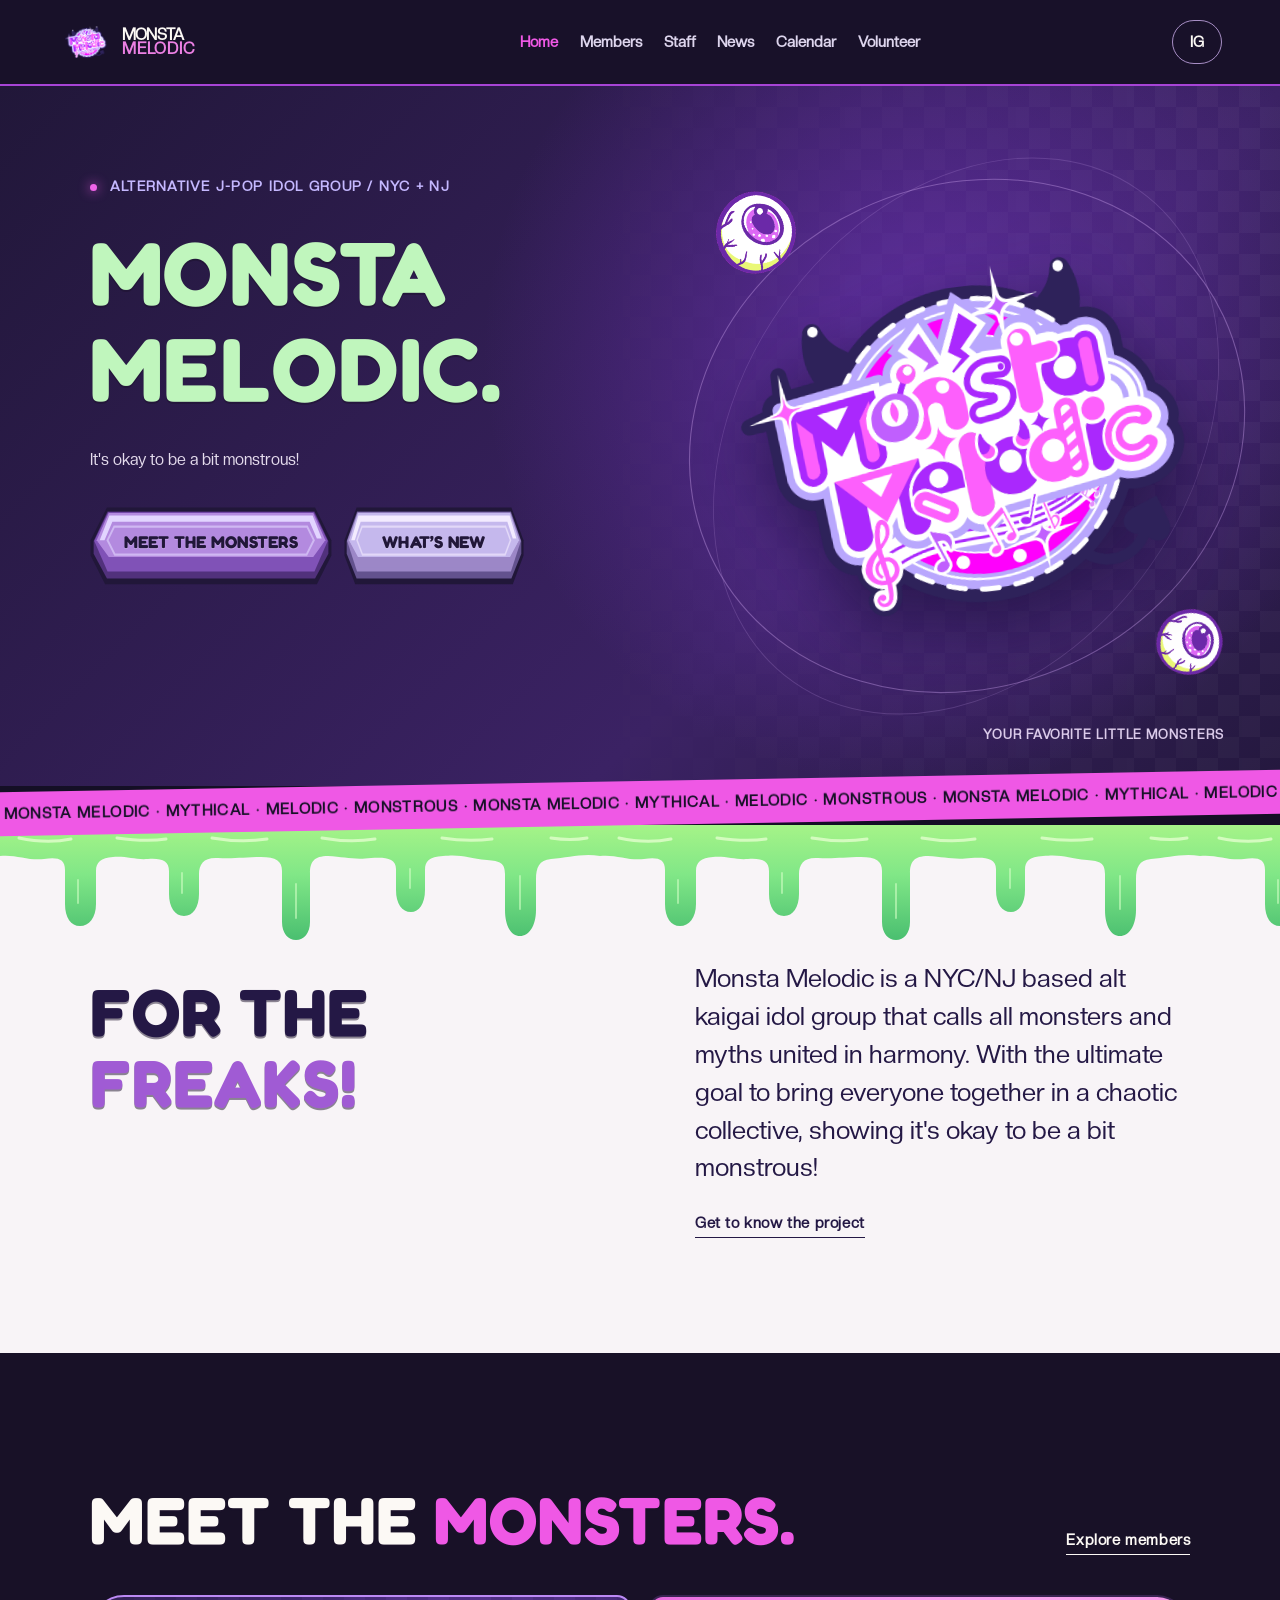
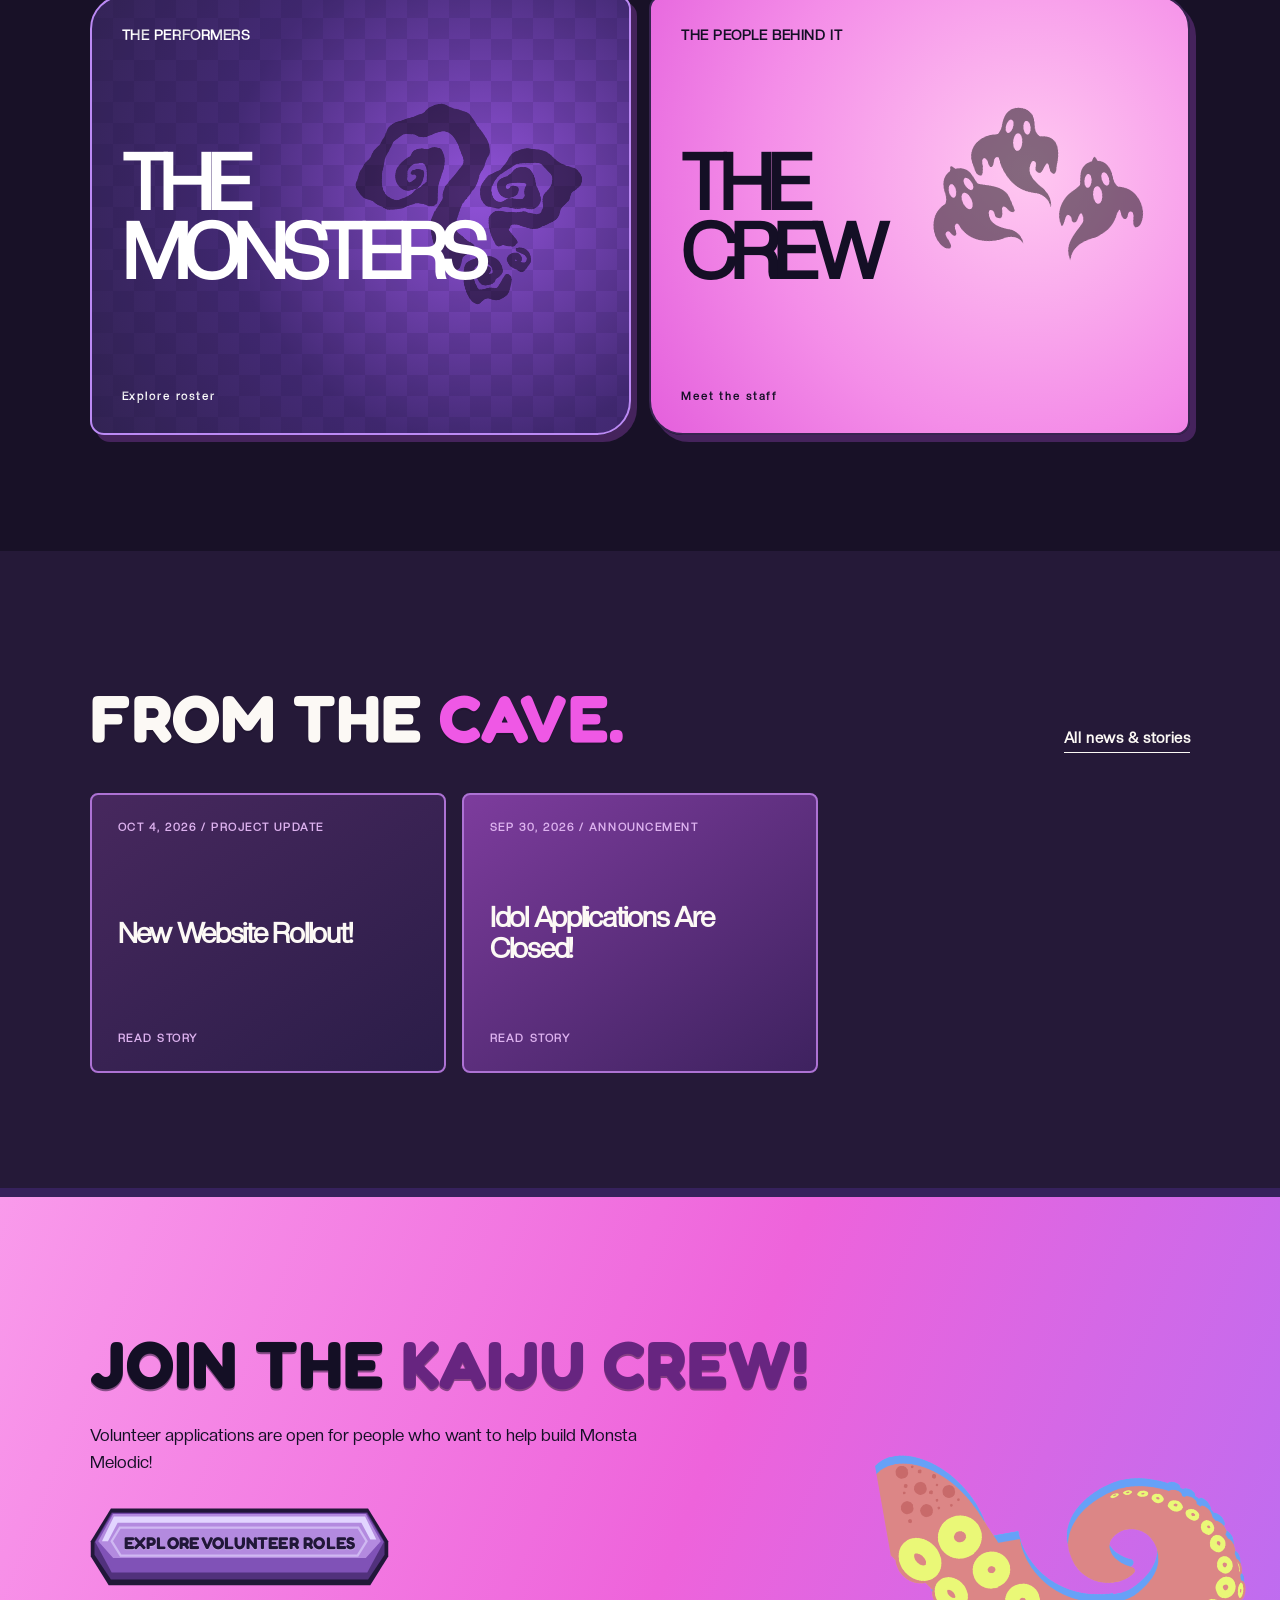
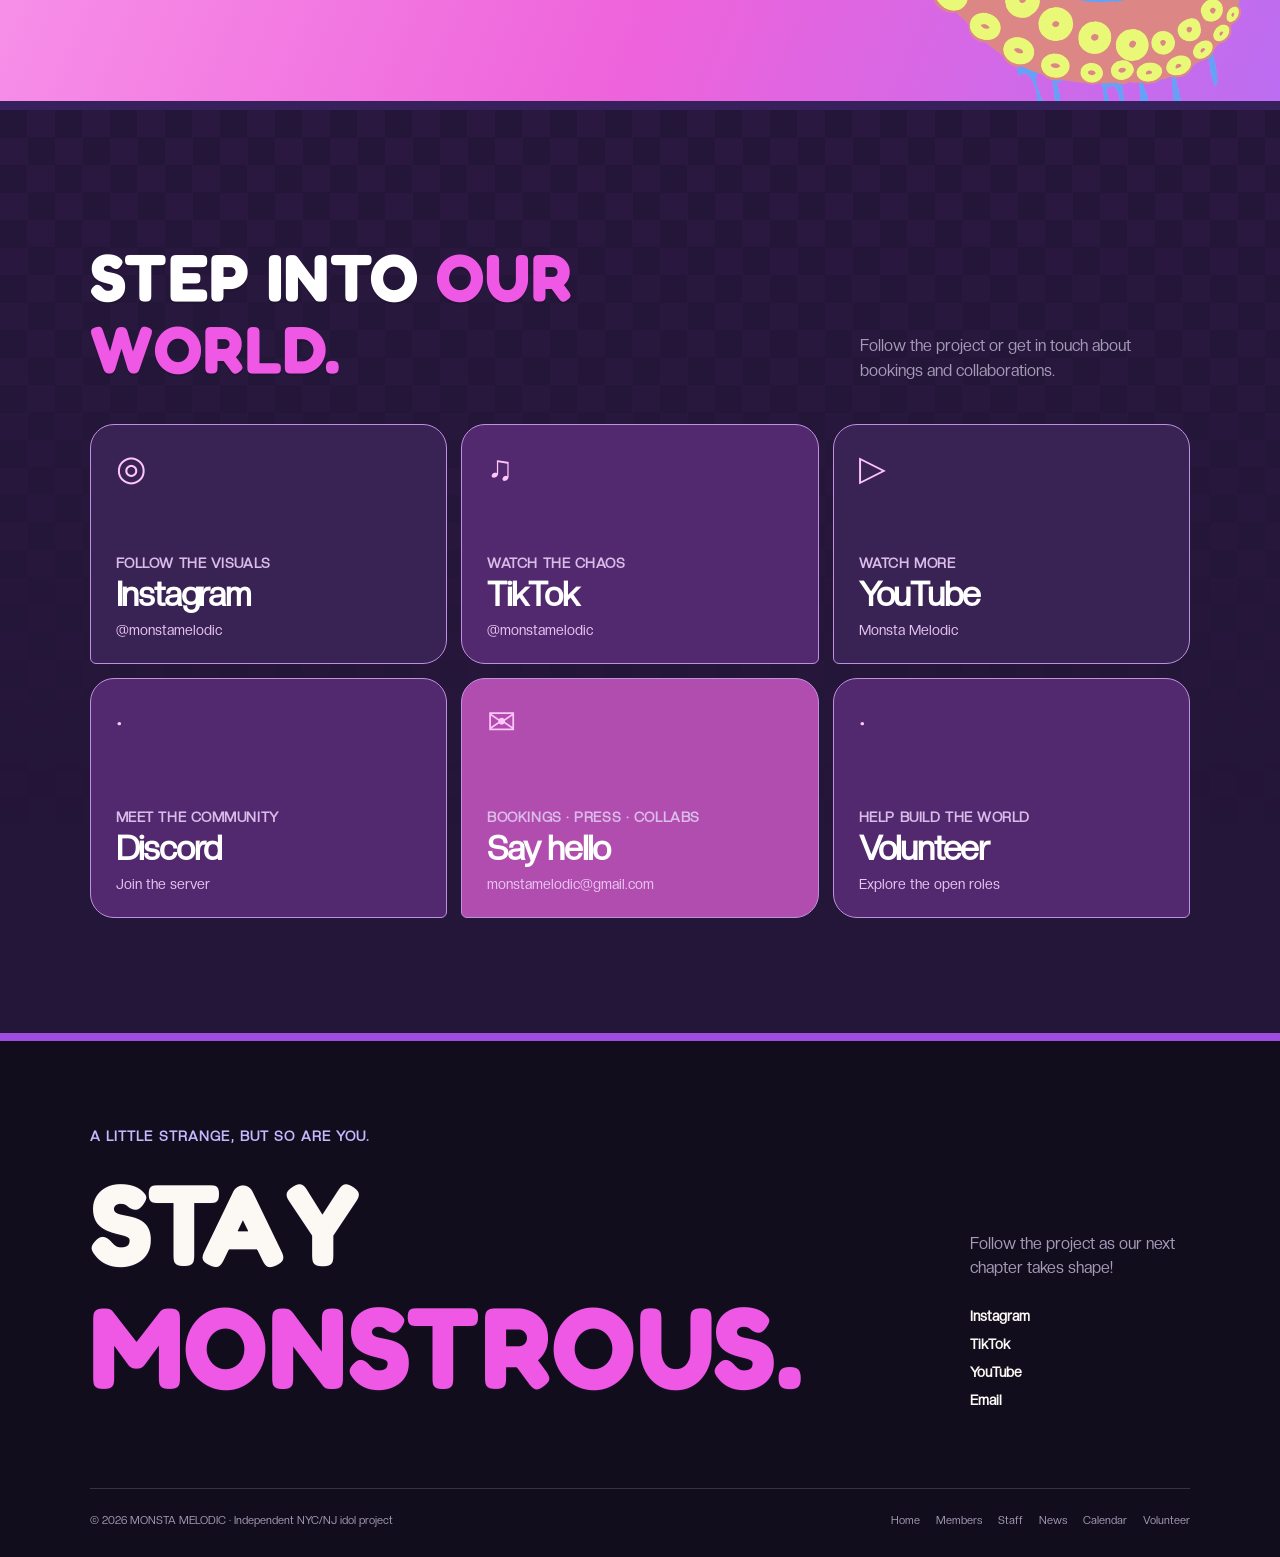
<file: index.html>
<!doctype html>
<html lang="en"><head><meta charset="utf-8"><meta name="viewport" content="width=device-width, initial-scale=1"><meta name="theme-color" content="#271c50"><meta name="description" content="Independent NYC/NJ alternative J-pop idol group. Mythical, melodic, monstrous."><title>Home · Monsta Melodic</title><link rel="icon" href="Logo.png"><link rel="preconnect" href="https://fonts.googleapis.com"><link rel="preconnect" href="https://fonts.gstatic.com" crossorigin><link href="https://fonts.googleapis.com/css2?family=Baloo+2:wght@600;700;800&family=Fredoka:wght@500;600;700&display=swap" rel="stylesheet"><link rel="stylesheet" href="styles.css?v=20261123-winner-reload"></head>
<body><a class="skip-link" href="#main">Skip to content</a><div class="site-wrap">
<header class="site-header"><a class="brand" href="index.html" aria-label="Monsta Melodic home"><img src="Logo.png" alt=""><span>MONSTA<span>MELODIC</span></span></a><button class="menu-toggle" type="button" aria-label="Open menu" aria-expanded="false" aria-controls="site-nav"></button><nav id="site-nav" aria-label="Main navigation"><a href="index.html" aria-current="page">Home</a><a href="members.html">Members</a><a href="staff.html">Staff</a><a href="news.html">News</a><a href="calendar.html">Calendar</a><a href="applications.html">Volunteer</a></nav><a class="header-social" href="https://www.instagram.com/monstamelodic/" target="_blank" rel="noopener" aria-label="Monsta Melodic Instagram">IG </a></header>
<main id="main"><section class="hero panel" id="home"><div class="hero-copy"><span class="eyebrow"><i class="status-dot" aria-hidden="true"></i> ALTERNATIVE J-POP IDOL GROUP / NYC + NJ</span><h1 class="hero-title"><span>MONSTA</span><span>MELODIC.</span></h1><p>It's okay to be a bit monstrous!</p><div class="button-row"><a class="button bright" href="members.html">Meet the monsters </a><a class="button outline" href="news.html">What’s new </a></div></div><div class="hero-art"><div class="halo halo-one"></div><div class="halo halo-two"></div><div class="brand-eye eye-left" aria-hidden="true"></div><div class="brand-eye eye-right" aria-hidden="true"></div><img src="Logo.png" alt="Monsta Melodic illustrated logo"><span class="art-label">YOUR FAVORITE LITTLE MONSTERS</span></div></section>
<div class="marquee" aria-label="Monsta Melodic · Mythical · Melodic · Monstrous"><div class="marquee-track" aria-hidden="true"><span>· MONSTA MELODIC · MYTHICAL · MELODIC · MONSTROUS · MONSTA MELODIC · MYTHICAL · MELODIC · MONSTROUS · MONSTA MELODIC · MYTHICAL · MELODIC · MONSTROUS · MONSTA MELODIC · MYTHICAL · MELODIC · MONSTROUS · MONSTA MELODIC · MYTHICAL · MELODIC · MONSTROUS </span><span>· MONSTA MELODIC · MYTHICAL · MELODIC · MONSTROUS · MONSTA MELODIC · MYTHICAL · MELODIC · MONSTROUS · MONSTA MELODIC · MYTHICAL · MELODIC · MONSTROUS · MONSTA MELODIC · MYTHICAL · MELODIC · MONSTROUS · MONSTA MELODIC · MYTHICAL · MELODIC · MONSTROUS </span></div></div>
<section class="section split-intro" id="about"><div><h2>FOR THE <em>FREAKS!</em></h2></div><div><p>Monsta Melodic is a NYC/NJ based alt kaigai idol group that calls all monsters and myths united in harmony. With the ultimate goal to bring everyone together in a chaotic collective, showing it's okay to be a bit monstrous!</p><a class="text-link" href="members.html">Get to know the project </a></div></section>
<section class="section feature-section"><div class="section-head"><div><h2>MEET THE <em>MONSTERS.</em></h2></div><a class="text-link" href="members.html">Explore members </a></div><div class="feature-grid"><a href="members.html" class="feature-card feature-purple"><span>THE PERFORMERS</span><div class="feature-symbol"><img class="supplied-art" src="question-marks.jpg" alt=""></div><strong>THE<br>MONSTERS</strong><span class="feature-arrow">Explore roster </span></a><a href="staff.html" class="feature-card feature-pink"><span>THE PEOPLE BEHIND IT</span><div class="feature-symbol"><img class="supplied-art" src="ghosts.jpg" alt=""></div><strong>THE<br>CREW</strong><span class="feature-arrow">Meet the staff </span></a></div></section>
<section class="section latest-section"><div class="section-head"><div><h2>FROM THE <em>CAVE.</em></h2></div><a class="text-link" href="news.html">All news & stories </a></div><div id="latest-posts" class="latest-grid"><a class="news-tile" href="news.html"><span>PROJECT UPDATES</span><h3>Catch up with Monsta Melodic</h3><span>Read the news </span></a></div></section>
<section class="section join-section" id="volunteer"><div><h2>JOIN THE <em>KAIJU CREW!</em></h2><p>Volunteer applications are open for people who want to help build Monsta Melodic!</p><a class="button dark" href="applications.html">Explore volunteer roles </a></div></section>
<section class="section social-section" id="contact"><div class="section-head"><div><h2>STEP INTO <em>OUR WORLD.</em></h2></div><p>Follow the project or get in touch about bookings and collaborations.</p></div><div class="social-grid"><a class="social-card" href="https://www.instagram.com/monstamelodic/" target="_blank" rel="noopener"><span class="social-symbol">◎</span><span>FOLLOW THE VISUALS</span><strong>Instagram</strong><small>@monstamelodic </small></a><a class="social-card" href="https://www.tiktok.com/@monstamelodic" target="_blank" rel="noopener"><span class="social-symbol">♫</span><span>WATCH THE CHAOS</span><strong>TikTok</strong><small>@monstamelodic </small></a><a class="social-card" href="https://www.youtube.com/channel/UCwxbz_F4ipwJG1VYpBXucgw?themeRefresh=1" target="_blank" rel="noopener"><span class="social-symbol">▷</span><span>WATCH MORE</span><strong>YouTube</strong><small>Monsta Melodic </small></a><button class="social-card discord-trigger" type="button"><span class="social-symbol">·</span><span>MEET THE COMMUNITY</span><strong>Discord</strong><small>Join the server </small></button><a class="social-card social-email" href="mailto:monstamelodic@gmail.com"><span class="social-symbol">✉</span><span>BOOKINGS · PRESS · COLLABS</span><strong>Say hello</strong><small>monstamelodic@gmail.com </small></a><a class="social-card social-volunteer" href="applications.html"><span class="social-symbol">·</span><span>HELP BUILD THE WORLD</span><strong>Volunteer</strong><small>Explore the open roles </small></a></div></section></main>
<footer class="site-footer"><div class="footer-lead"><div><span class="eyebrow">A little strange, but so are you.</span><h2>STAY<br><em>MONSTROUS.</em></h2></div><div class="footer-connect"><p>Follow the project as our next chapter takes shape!</p><a href="https://www.instagram.com/monstamelodic/" target="_blank" rel="noopener">Instagram </a><a href="https://www.tiktok.com/@monstamelodic" target="_blank" rel="noopener">TikTok </a><a href="https://www.youtube.com/channel/UCwxbz_F4ipwJG1VYpBXucgw?themeRefresh=1" target="_blank" rel="noopener">YouTube </a><a href="mailto:monstamelodic@gmail.com">Email </a></div></div><div class="footer-bottom"><span>© 2026 MONSTA MELODIC · Independent NYC/NJ idol project</span><nav aria-label="Footer navigation"><a href="index.html">Home</a><a href="members.html">Members</a><a href="staff.html">Staff</a><a href="news.html">News</a><a href="calendar.html">Calendar</a><a href="applications.html">Volunteer</a></nav></div></footer></div><script src="script.js?v=20261123-winner-reload" defer></script></body></html>
</file>
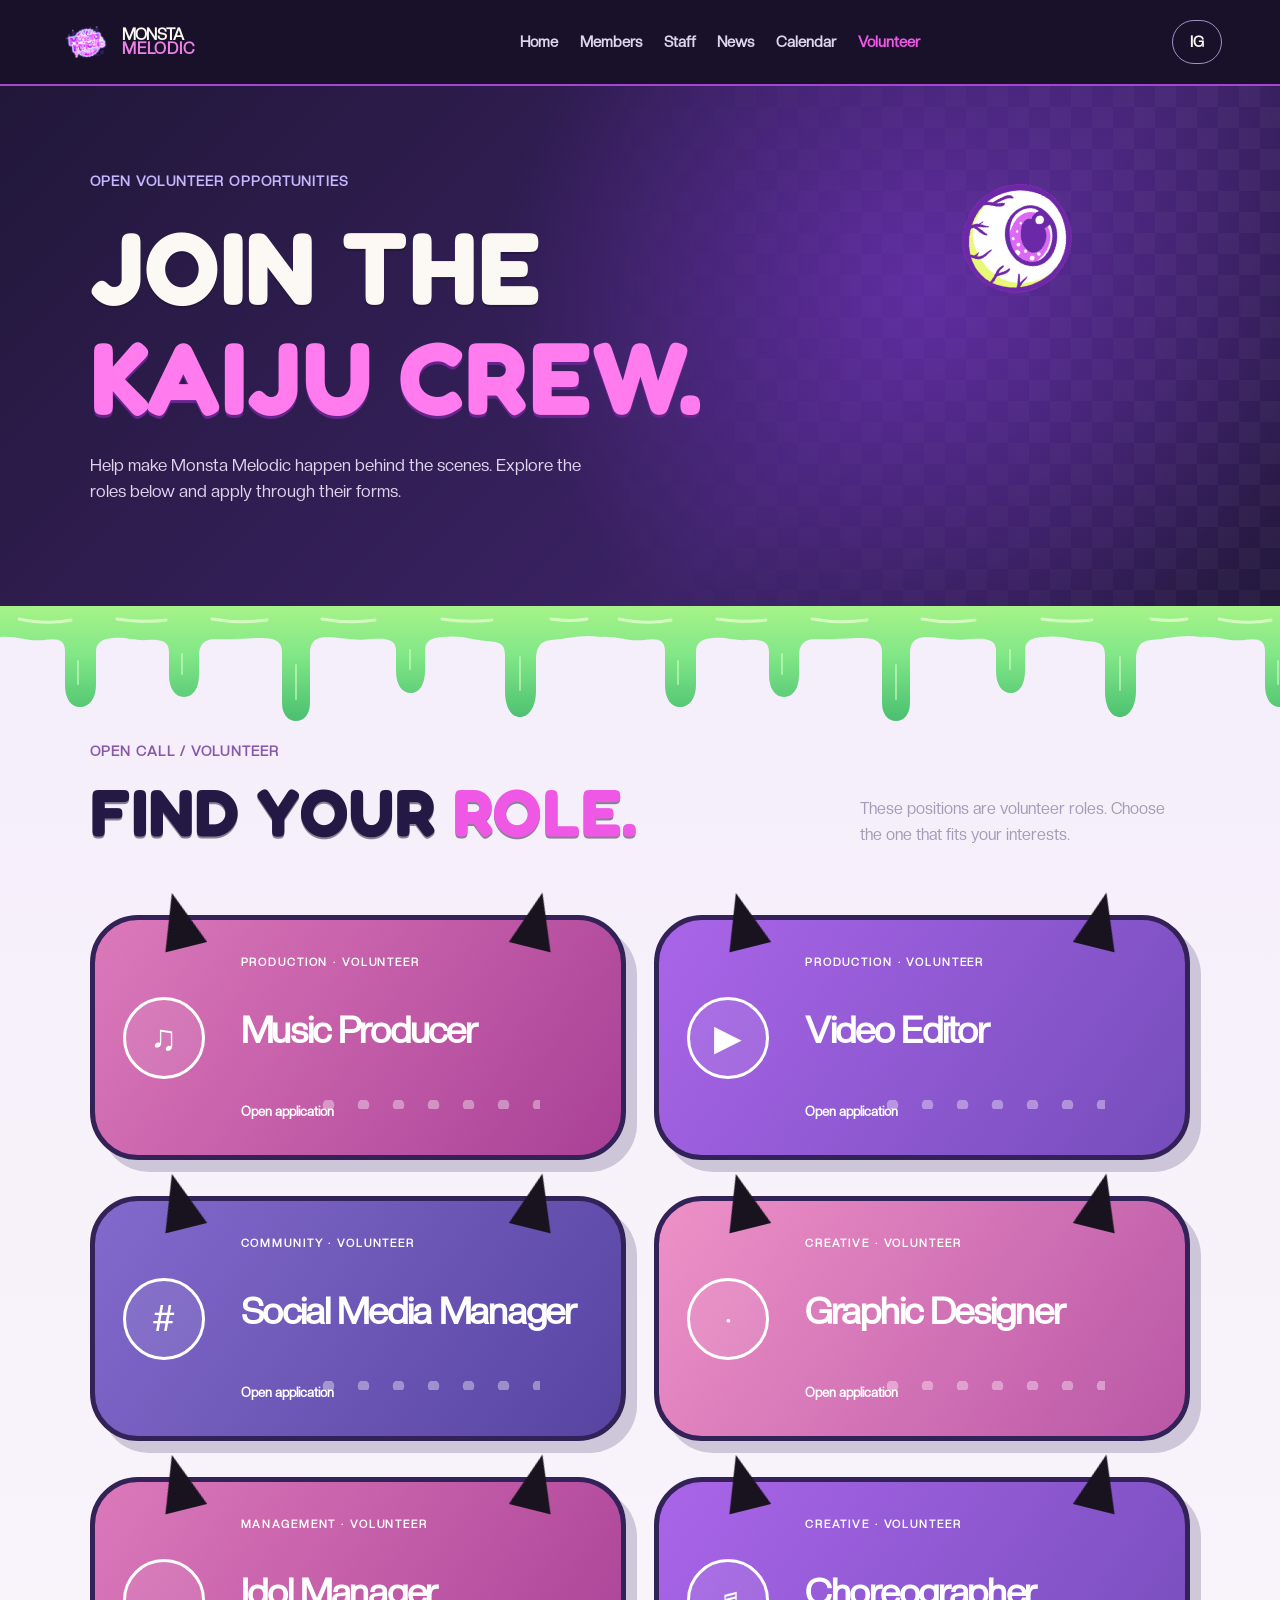
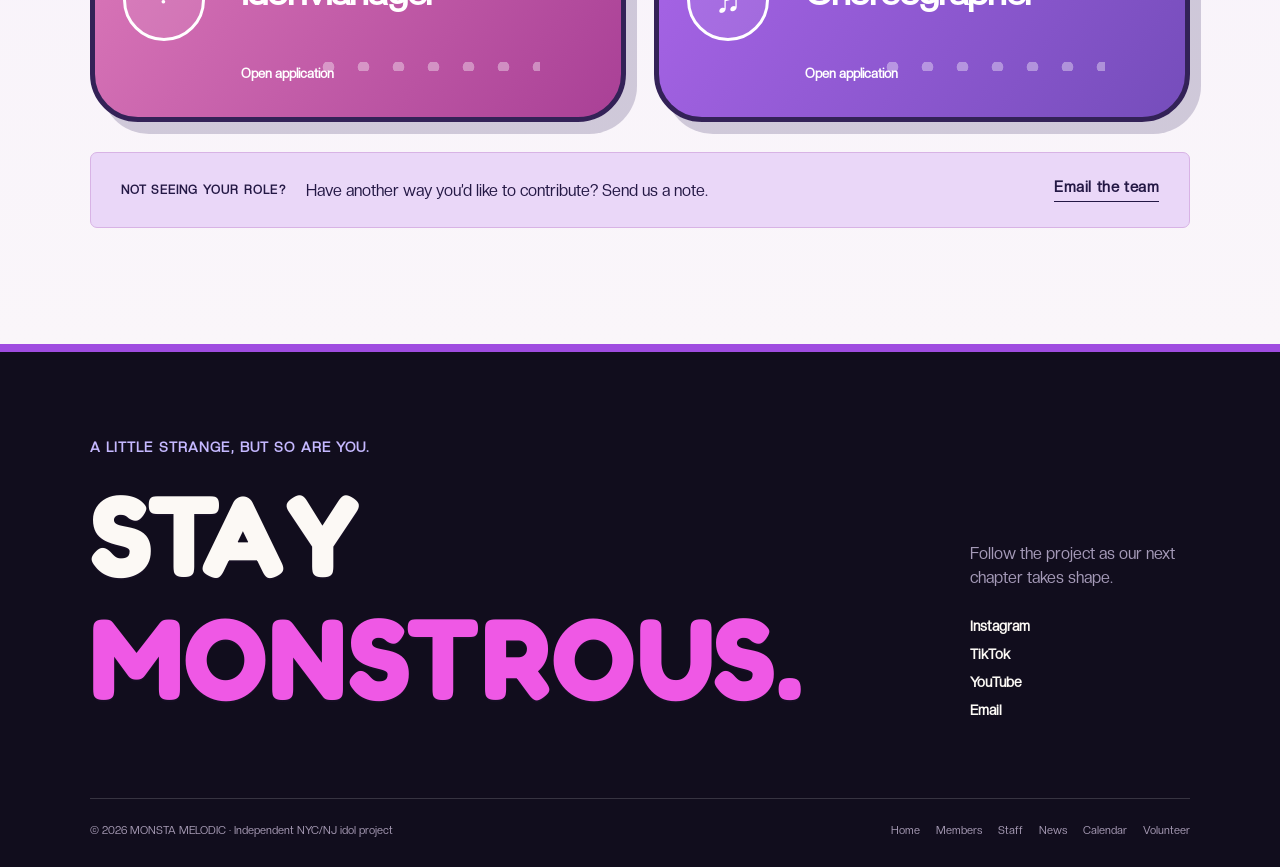
<file: applications.html>
<!doctype html>
<html lang="en"><head><meta charset="utf-8"><meta name="viewport" content="width=device-width, initial-scale=1"><meta name="theme-color" content="#271c50"><meta name="description" content="Volunteer opportunities with Monsta Melodic."><title>Volunteer · Monsta Melodic</title><link rel="icon" href="Logo.png"><link rel="preconnect" href="https://fonts.googleapis.com"><link rel="preconnect" href="https://fonts.gstatic.com" crossorigin><link href="https://fonts.googleapis.com/css2?family=Baloo+2:wght@600;700;800&family=Fredoka:wght@500;600;700&display=swap" rel="stylesheet"><link rel="stylesheet" href="styles.css?v=20261120-restored"></head>
<body><a class="skip-link" href="#main">Skip to content</a><div class="site-wrap">
<header class="site-header"><a class="brand" href="index.html" aria-label="Monsta Melodic home"><img src="Logo.png" alt=""><span>MONSTA<span>MELODIC</span></span></a><button class="menu-toggle" type="button" aria-label="Open menu" aria-expanded="false" aria-controls="site-nav"></button><nav id="site-nav" aria-label="Main navigation"><a href="index.html">Home</a><a href="members.html">Members</a><a href="staff.html">Staff</a><a href="news.html">News</a><a href="calendar.html">Calendar</a><a href="applications.html" aria-current="page">Volunteer</a></nav><a class="header-social" href="https://www.instagram.com/monstamelodic/" target="_blank" rel="noopener" aria-label="Monsta Melodic Instagram">IG </a></header>
<main id="main"><section class="page-hero volunteer-hero"><div><span class="eyebrow">OPEN VOLUNTEER OPPORTUNITIES</span><h1>JOIN THE<br><em>KAIJU CREW.</em></h1><p>Help make Monsta Melodic happen behind the scenes. Explore the roles below and apply through their forms.</p></div></section><section class="section roles-section"><div class="section-head"><div><span class="eyebrow">OPEN CALL / VOLUNTEER</span><h2>FIND YOUR <em>ROLE.</em></h2></div><p>These positions are volunteer roles. Choose the one that fits your interests.</p></div><div class="roles-grid"><a class="role-card" href="https://docs.google.com/forms/d/1IceMpWYkUs8SZ6bjBze1SsohrTrFlNnRcvxYy-Yv7Gw/viewform" target="_blank" rel="noopener"><span class="card-sheen" aria-hidden="true"></span><span class="role-icon">♫</span><span class="role-category">Production · Volunteer</span><h3>Music Producer</h3><span class="role-action">Open application <b></b></span></a><a class="role-card" href="https://docs.google.com/forms/d/1RxsWtjAY0c4S9yP_oIpiGCYEMlYN1Bv9wDkHzu8iAoE/viewform" target="_blank" rel="noopener"><span class="card-sheen" aria-hidden="true"></span><span class="role-icon">▶</span><span class="role-category">Production · Volunteer</span><h3>Video Editor</h3><span class="role-action">Open application <b></b></span></a><a class="role-card" href="https://docs.google.com/forms/d/1wU5ks7h61Smw3ZdH3pMjeIJVtUn4CT9JGE6TlIA6gtY/viewform" target="_blank" rel="noopener"><span class="card-sheen" aria-hidden="true"></span><span class="role-icon">#</span><span class="role-category">Community · Volunteer</span><h3>Social Media Manager</h3><span class="role-action">Open application <b></b></span></a><a class="role-card" href="https://docs.google.com/forms/d/1HodHElNHW5OT1MGS8GGJ7zpMOv8H83_oZiBd5FU2KlY/viewform" target="_blank" rel="noopener"><span class="card-sheen" aria-hidden="true"></span><span class="role-icon">·</span><span class="role-category">Creative · Volunteer</span><h3>Graphic Designer</h3><span class="role-action">Open application <b></b></span></a><a class="role-card" href="https://docs.google.com/forms/d/1ALvHOFIKEdGMhJ9gq1WKwCSiYLwKbK2a4ao9rkmWrbQ/viewform" target="_blank" rel="noopener"><span class="card-sheen" aria-hidden="true"></span><span class="role-icon">·</span><span class="role-category">Management · Volunteer</span><h3>Idol Manager</h3><span class="role-action">Open application <b></b></span></a><a class="role-card" href="https://docs.google.com/forms/d/1BvLj__7aZm7V9decrvLZa2ptNDeFCGbeIKmhq_zHGv4/viewform" target="_blank" rel="noopener"><span class="card-sheen" aria-hidden="true"></span><span class="role-icon">♬</span><span class="role-category">Creative · Volunteer</span><h3>Choreographer</h3><span class="role-action">Open application <b></b></span></a></div><div class="note-box"><span>NOT SEEING YOUR ROLE?</span><p>Have another way you’d like to contribute? Send us a note.</p><a class="text-link" href="mailto:monstamelodic@gmail.com">Email the team </a></div></section></main>
<footer class="site-footer"><div class="footer-lead"><div><span class="eyebrow">A little strange, but so are you.</span><h2>STAY<br><em>MONSTROUS.</em></h2></div><div class="footer-connect"><p>Follow the project as our next chapter takes shape.</p><a href="https://www.instagram.com/monstamelodic/" target="_blank" rel="noopener">Instagram </a><a href="https://www.tiktok.com/@monstamelodic" target="_blank" rel="noopener">TikTok </a><a href="https://www.youtube.com/channel/UCwxbz_F4ipwJG1VYpBXucgw?themeRefresh=1" target="_blank" rel="noopener">YouTube </a><a href="mailto:monstamelodic@gmail.com">Email </a></div></div><div class="footer-bottom"><span>© 2026 MONSTA MELODIC · Independent NYC/NJ idol project</span><nav aria-label="Footer navigation"><a href="index.html">Home</a><a href="members.html">Members</a><a href="staff.html">Staff</a><a href="news.html">News</a><a href="calendar.html">Calendar</a><a href="applications.html">Volunteer</a></nav></div></footer></div><script src="script.js?v=20261120-restored" defer></script></body></html>
</file>
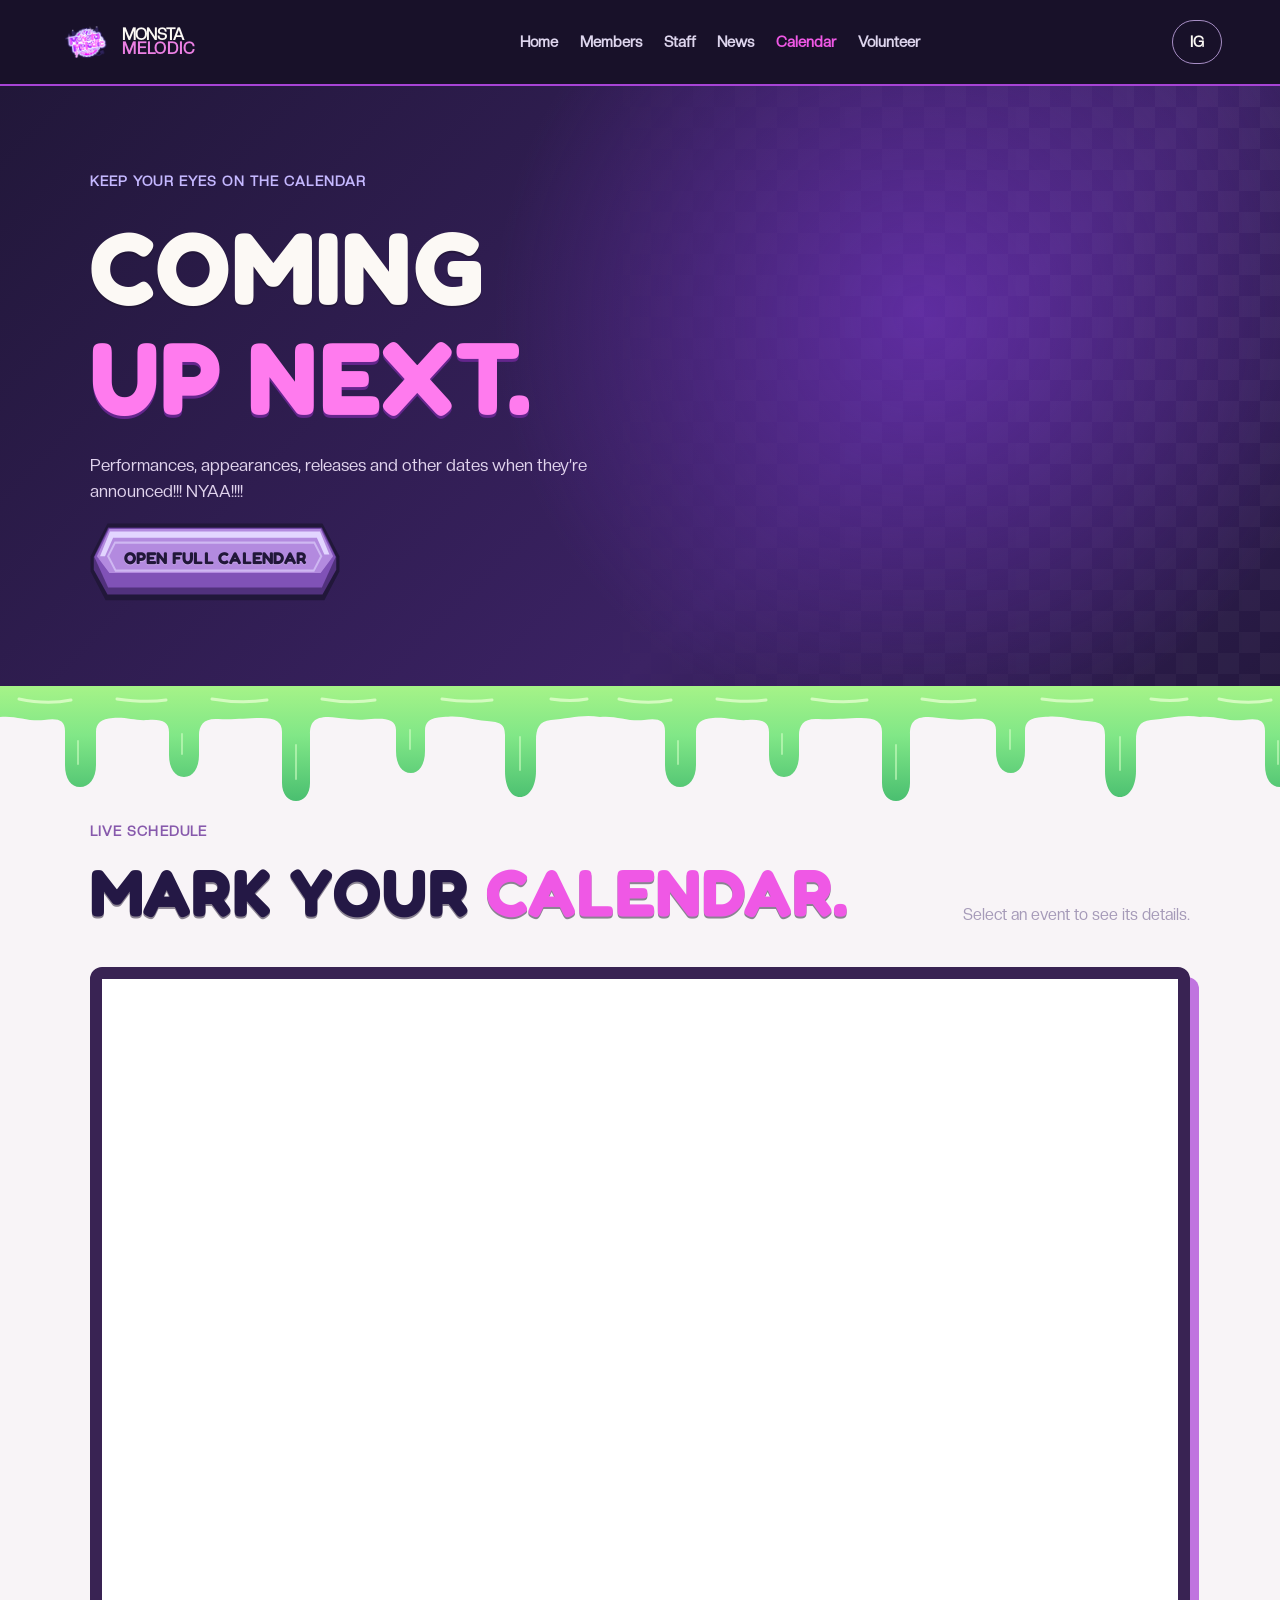
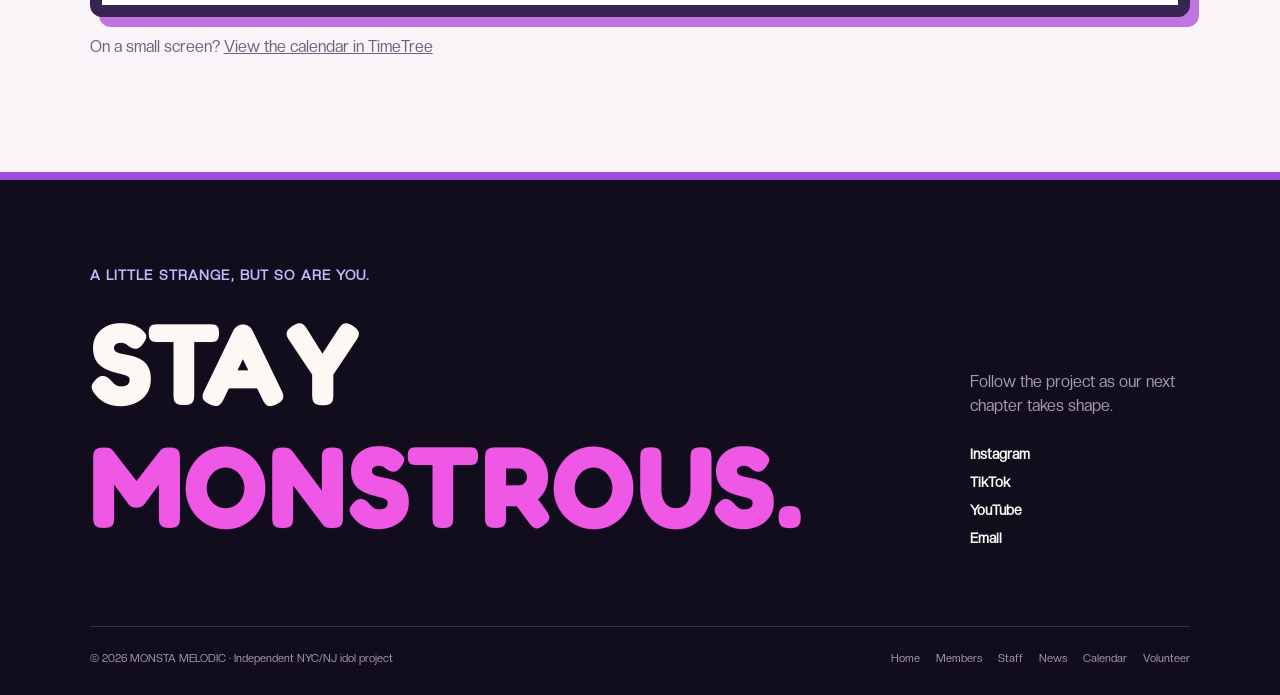
<file: calendar.html>
<!doctype html>
<html lang="en"><head><meta charset="utf-8"><meta name="viewport" content="width=device-width, initial-scale=1"><meta name="theme-color" content="#271c50"><meta name="description" content="Upcoming Monsta Melodic dates and events."><title>Calendar · Monsta Melodic</title><link rel="icon" href="Logo.png"><link rel="preconnect" href="https://fonts.googleapis.com"><link rel="preconnect" href="https://fonts.gstatic.com" crossorigin><link href="https://fonts.googleapis.com/css2?family=Baloo+2:wght@600;700;800&family=Fredoka:wght@500;600;700&display=swap" rel="stylesheet"><link rel="stylesheet" href="styles.css?v=20261120-restored"></head>
<body><a class="skip-link" href="#main">Skip to content</a><div class="site-wrap">
<header class="site-header"><a class="brand" href="index.html" aria-label="Monsta Melodic home"><img src="Logo.png" alt=""><span>MONSTA<span>MELODIC</span></span></a><button class="menu-toggle" type="button" aria-label="Open menu" aria-expanded="false" aria-controls="site-nav"></button><nav id="site-nav" aria-label="Main navigation"><a href="index.html">Home</a><a href="members.html">Members</a><a href="staff.html">Staff</a><a href="news.html">News</a><a href="calendar.html" aria-current="page">Calendar</a><a href="applications.html">Volunteer</a></nav><a class="header-social" href="https://www.instagram.com/monstamelodic/" target="_blank" rel="noopener" aria-label="Monsta Melodic Instagram">IG </a></header>
<main id="main"><section class="page-hero calendar-hero"><div><span class="eyebrow">KEEP YOUR EYES ON THE CALENDAR</span><h1>COMING<br><em>UP NEXT.</em></h1><p>Performances, appearances, releases and other dates when they’re announced!!! NYAA!!!!</p><a class="button bright" href="https://timetreeapp.com/public_calendars/monmelcal321" target="_blank" rel="noopener">Open full calendar </a></div></section><section class="section calendar-section"><div class="section-head"><div><span class="eyebrow">LIVE SCHEDULE</span><h2>MARK YOUR <em>CALENDAR.</em></h2></div><p>Select an event to see its details.</p></div><div class="calendar-frame"><iframe title="Monsta Melodic event calendar" src="https://timetreeapp.com/public_calendars/monmelcal321/embed/monthly?calendar_name=true&amp;frame_color=%23271c50" loading="lazy" referrerpolicy="strict-origin-when-cross-origin"></iframe></div><p class="calendar-note">On a small screen? <a href="https://timetreeapp.com/public_calendars/monmelcal321" target="_blank" rel="noopener">View the calendar in TimeTree </a></p></section></main>
<footer class="site-footer"><div class="footer-lead"><div><span class="eyebrow">A little strange, but so are you.</span><h2>STAY<br><em>MONSTROUS.</em></h2></div><div class="footer-connect"><p>Follow the project as our next chapter takes shape.</p><a href="https://www.instagram.com/monstamelodic/" target="_blank" rel="noopener">Instagram </a><a href="https://www.tiktok.com/@monstamelodic" target="_blank" rel="noopener">TikTok </a><a href="https://www.youtube.com/channel/UCwxbz_F4ipwJG1VYpBXucgw?themeRefresh=1" target="_blank" rel="noopener">YouTube </a><a href="mailto:monstamelodic@gmail.com">Email </a></div></div><div class="footer-bottom"><span>© 2026 MONSTA MELODIC · Independent NYC/NJ idol project</span><nav aria-label="Footer navigation"><a href="index.html">Home</a><a href="members.html">Members</a><a href="staff.html">Staff</a><a href="news.html">News</a><a href="calendar.html">Calendar</a><a href="applications.html">Volunteer</a></nav></div></footer></div><script src="script.js?v=20261120-restored" defer></script></body></html>
</file>
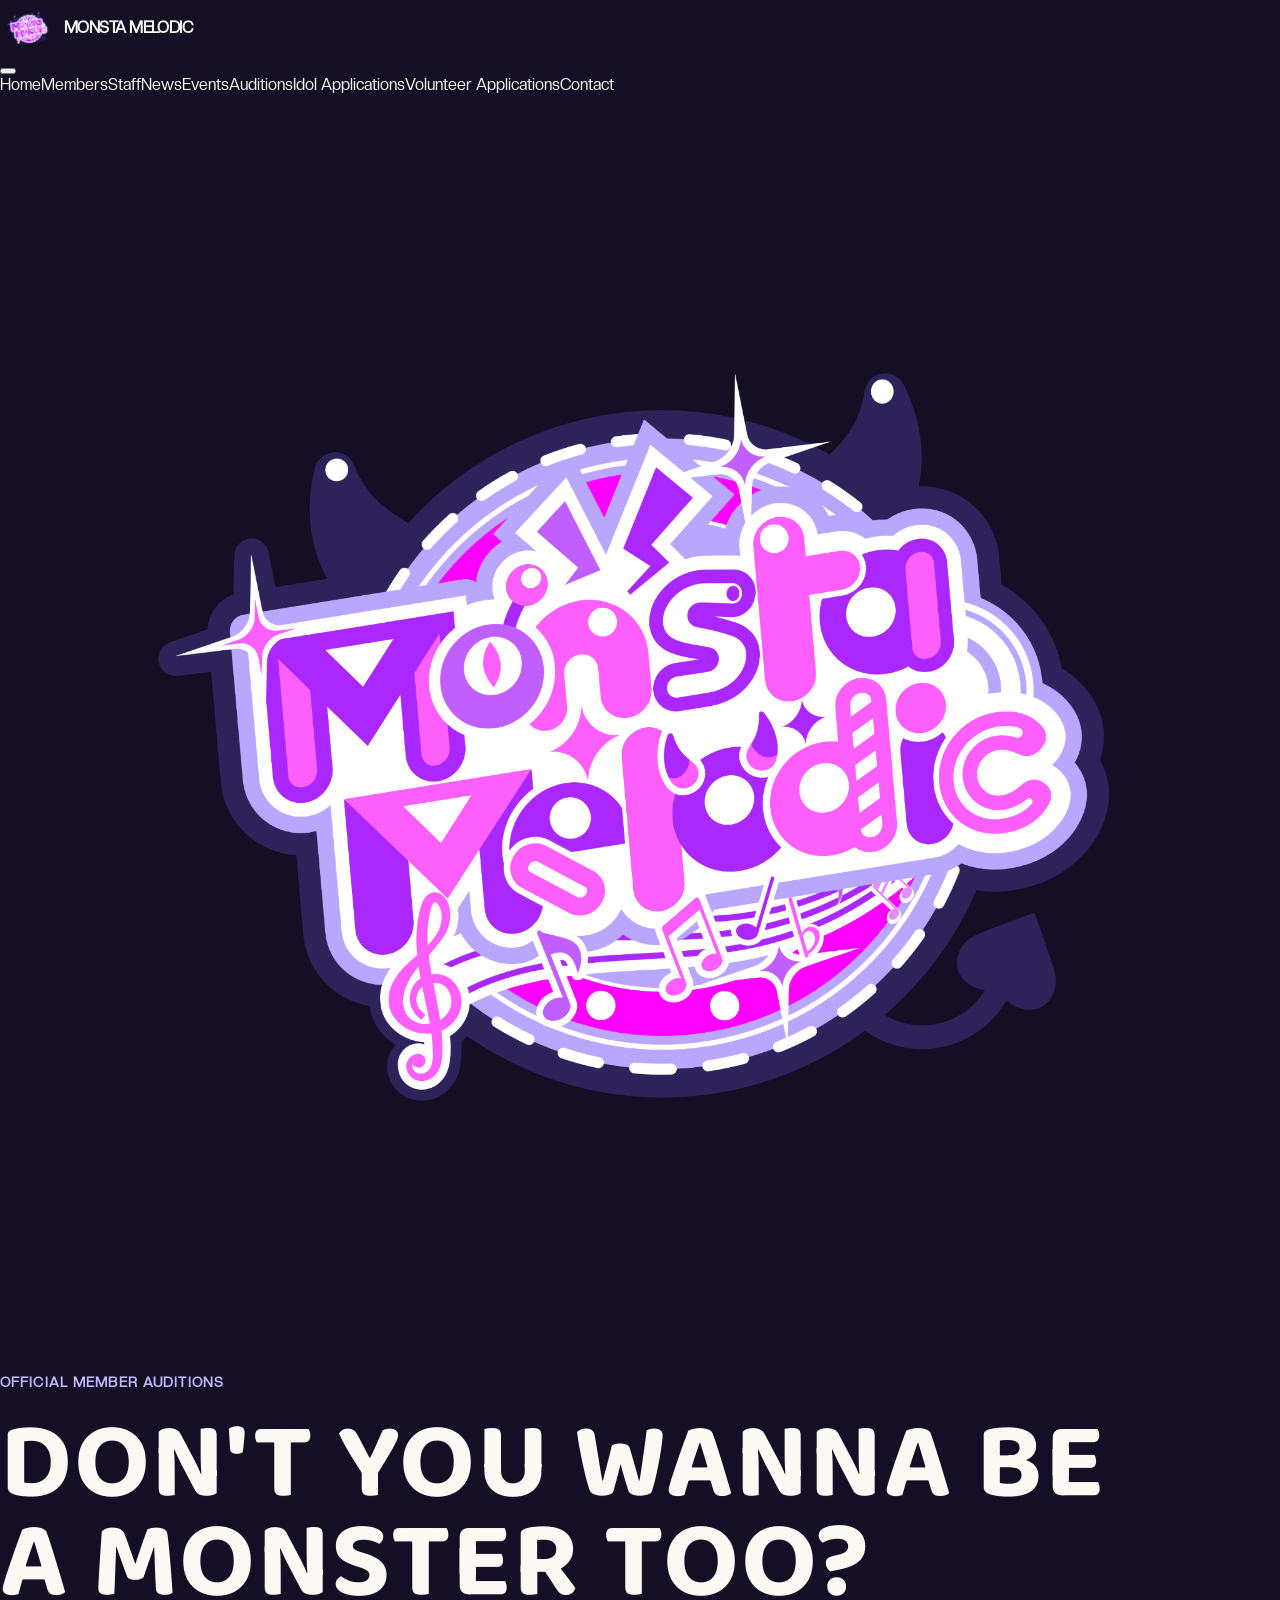
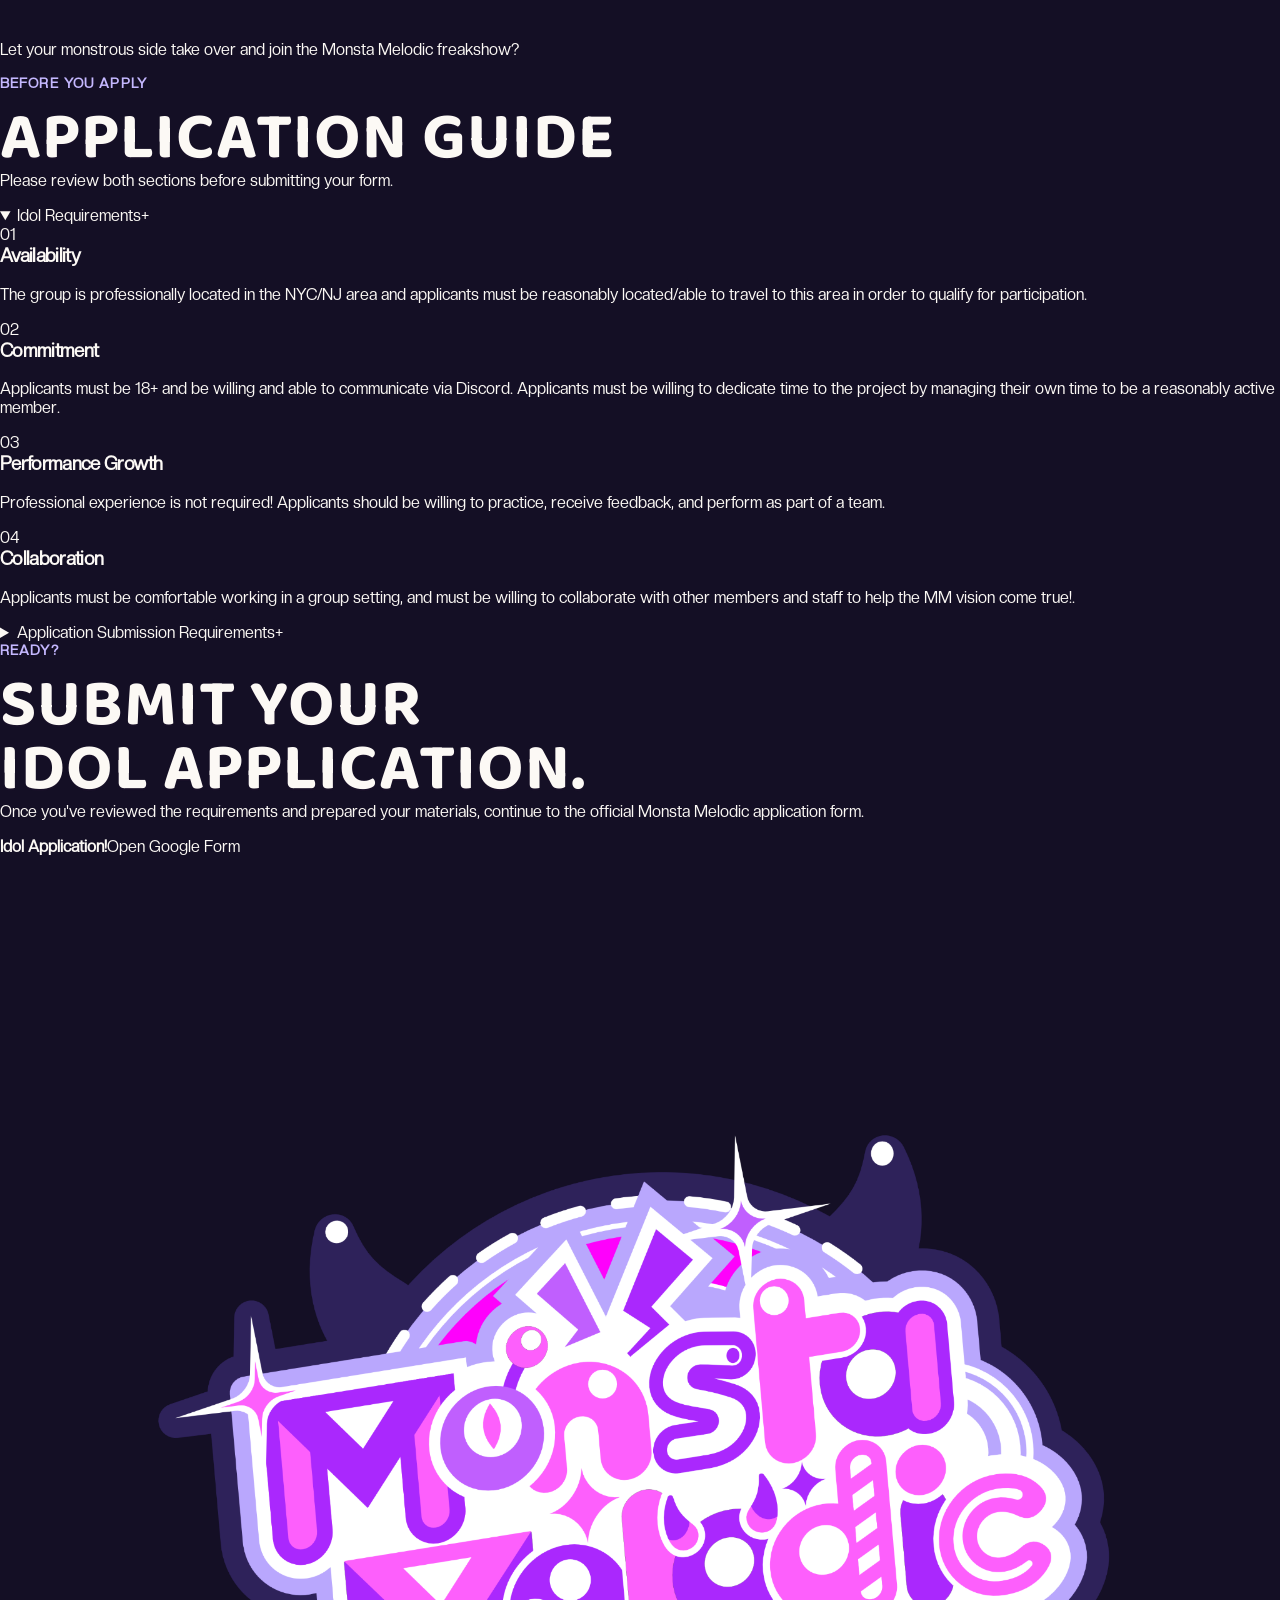
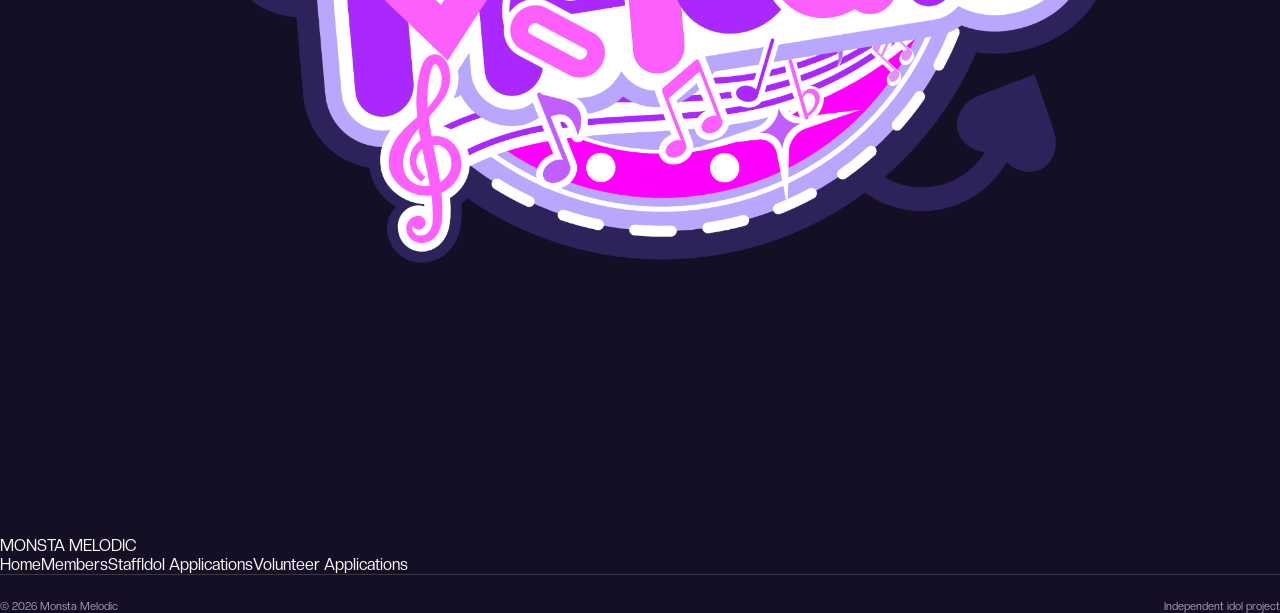
<file: idol-applications.html>
<!DOCTYPE html><html lang="en"><head><meta charset="UTF-8"><meta name="viewport" content="width=device-width,initial-scale=1.0"><title>Idol Applications — Monsta Melodic</title><link rel="preconnect" href="https://fonts.googleapis.com"><link rel="preconnect" href="https://fonts.gstatic.com" crossorigin><link href="https://fonts.googleapis.com/css2?family=Baloo+2:wght@500;600;700;800&display=swap" rel="stylesheet"><link rel="stylesheet" href="styles.css?v=20261120-restored"></head><body><div class="shell"><header><a class="brand" href="index.html"><img src="Logo.png" alt="" class="brand-logo"><span>MONSTA MELODIC</span></a><button class="menu" aria-label="Open navigation" aria-expanded="false"></button><nav><a href="index.html">Home</a><a href="members.html">Members</a><a href="staff.html">Staff</a><a href="index.html#news">News</a><a href="index.html#events">Events</a><a href="index.html#auditions">Auditions</a><a href="idol-applications.html" aria-current="page">Idol Applications</a><a href="applications.html">Volunteer Applications</a><a class="pill" href="index.html#contact">Contact</a></nav></header><main class="idol-app-main"><section class="idol-app-hero"><div class="idol-app-logo reveal"><img src="Logo.png" alt="Monsta Melodic logo"></div><div class="idol-app-intro reveal"><p class="eyebrow">Official member auditions</p><h1>DON'T YOU WANNA BE<br><span>A MONSTER TOO?</span></h1><p>Let your monstrous side take over and join the Monsta Melodic freakshow?</p></div></section><section class="idol-info-section"><div class="idol-info-heading reveal"><p class="eyebrow">Before you apply</p><h2>APPLICATION GUIDE</h2><p>Please review both sections before submitting your form.</p></div><div class="idol-accordion-wrap"><details class="idol-accordion reveal" open><summary><span>Idol Requirements</span><span class="accordion-plus">+</span></summary><div class="idol-accordion-body"><div class="requirements-grid"><div class="requirement-card"><span class="req-num">01</span><h3>Availability</h3><p>The group is professionally located in the NYC/NJ area and applicants must be reasonably located/able to travel to this area in order to qualify for participation.</p></div><div class="requirement-card"><span class="req-num">02</span><h3>Commitment</h3><p>Applicants must be 18+ and be willing and able to communicate via Discord. Applicants must be willing to dedicate time to the project by managing their own time to be a reasonably active member.</p></div><div class="requirement-card"><span class="req-num">03</span><h3>Performance Growth</h3><p>Professional experience is not required! Applicants should be willing to practice, receive feedback, and perform as part of a team.</p></div><div class="requirement-card"><span class="req-num">04</span><h3>Collaboration</h3><p>Applicants must be comfortable working in a group setting, and must be willing to collaborate with other members and staff to help the MM vision come true!.</p></div></div></div></details><details class="idol-accordion reveal"><summary><span>Application Submission Requirements</span><span class="accordion-plus">+</span></summary><div class="idol-accordion-body"><p class="submission-intro">Use the references below when preparing your application materials. They show the expected framing for face photos, singing clips, and dance clips.</p><div class="submission-guides"><article class="submission-guide"><div class="guide-copy"><p class="eyebrow">Face / appearance reference</p><h3>Face Requirements</h3><p>Make sure your face is visible and unedited. The photo should be taken in a well lit room with you facing in the direction of the light. The background should be as unbusy as you can make it and lastly make sure to take the best photo quality you have.</p></div><img src="Face_Requirements.png" alt="Face requirements reference"></article><article class="submission-guide"><div class="guide-copy"><p class="eyebrow">Vocal submission reference</p><h3>Singing Requirements</h3><p>Please introduce yourself at the start of recording: name or stage name, age, song you’ll be singing. Must have a clear unmuffled mic, must be raw unedited vocals with instrumentals if you so choose, but no backtracks/background vocals. Record up until the end of the chosen song’s first chorus. You can submit up to two songs max. Please pick songs that best showcase your voice.</p></div><img src="Sing_Requirements.png" alt="Singing requirements reference"></article><article class="submission-guide"><div class="guide-copy"><p class="eyebrow">Dance submission reference</p><h3>Dance Requirements</h3><p>Frame your full body from head to toe so your movement is visible throughout the clip. Make sure to be in a well lit area where you are clearly visible. Avoid close crops or camera framing that cuts off your body. Avoid loose/baggy clothing where body/movement is obscured. Please submit relevant jpop dances that show off your skills.</p></div><img src="Dance_Requirements.png" alt="Dance requirements reference"></article></div></div></details></div><div class="idol-apply-panel reveal"><p class="eyebrow">Ready?</p><h2>SUBMIT YOUR<br>IDOL APPLICATION.</h2><p>Once you've reviewed the requirements and prepared your materials, continue to the official Monsta Melodic application form.</p><a class="monster-apply-button" href="https://docs.google.com/forms/d/e/1FAIpQLSe1AyaDS_J4-s3uHZtNKtRHXieF7rvoiLtOYwEEE2XgFaWV7A/viewform?usp=dialog" target="_blank" rel="noopener"><span class="apply-horn left"></span><span class="apply-horn right"></span><span class="apply-tail"></span><strong>Idol Application!</strong><span>Open Google Form </span></a></div></section></main><footer><div class="footer-top"><div class="footer-brand"><img src="Logo.png" alt="" class="footer-logo"><span>MONSTA MELODIC</span></div><div class="footer-nav"><a href="index.html">Home</a><a href="members.html">Members</a><a href="staff.html">Staff</a><a href="idol-applications.html">Idol Applications</a><a href="applications.html">Volunteer Applications</a></div></div><div class="footer-bottom"><span>© 2026 Monsta Melodic</span><span>Independent idol project</span></div></footer></div><script src="script.js"></script></body></html>
</file>
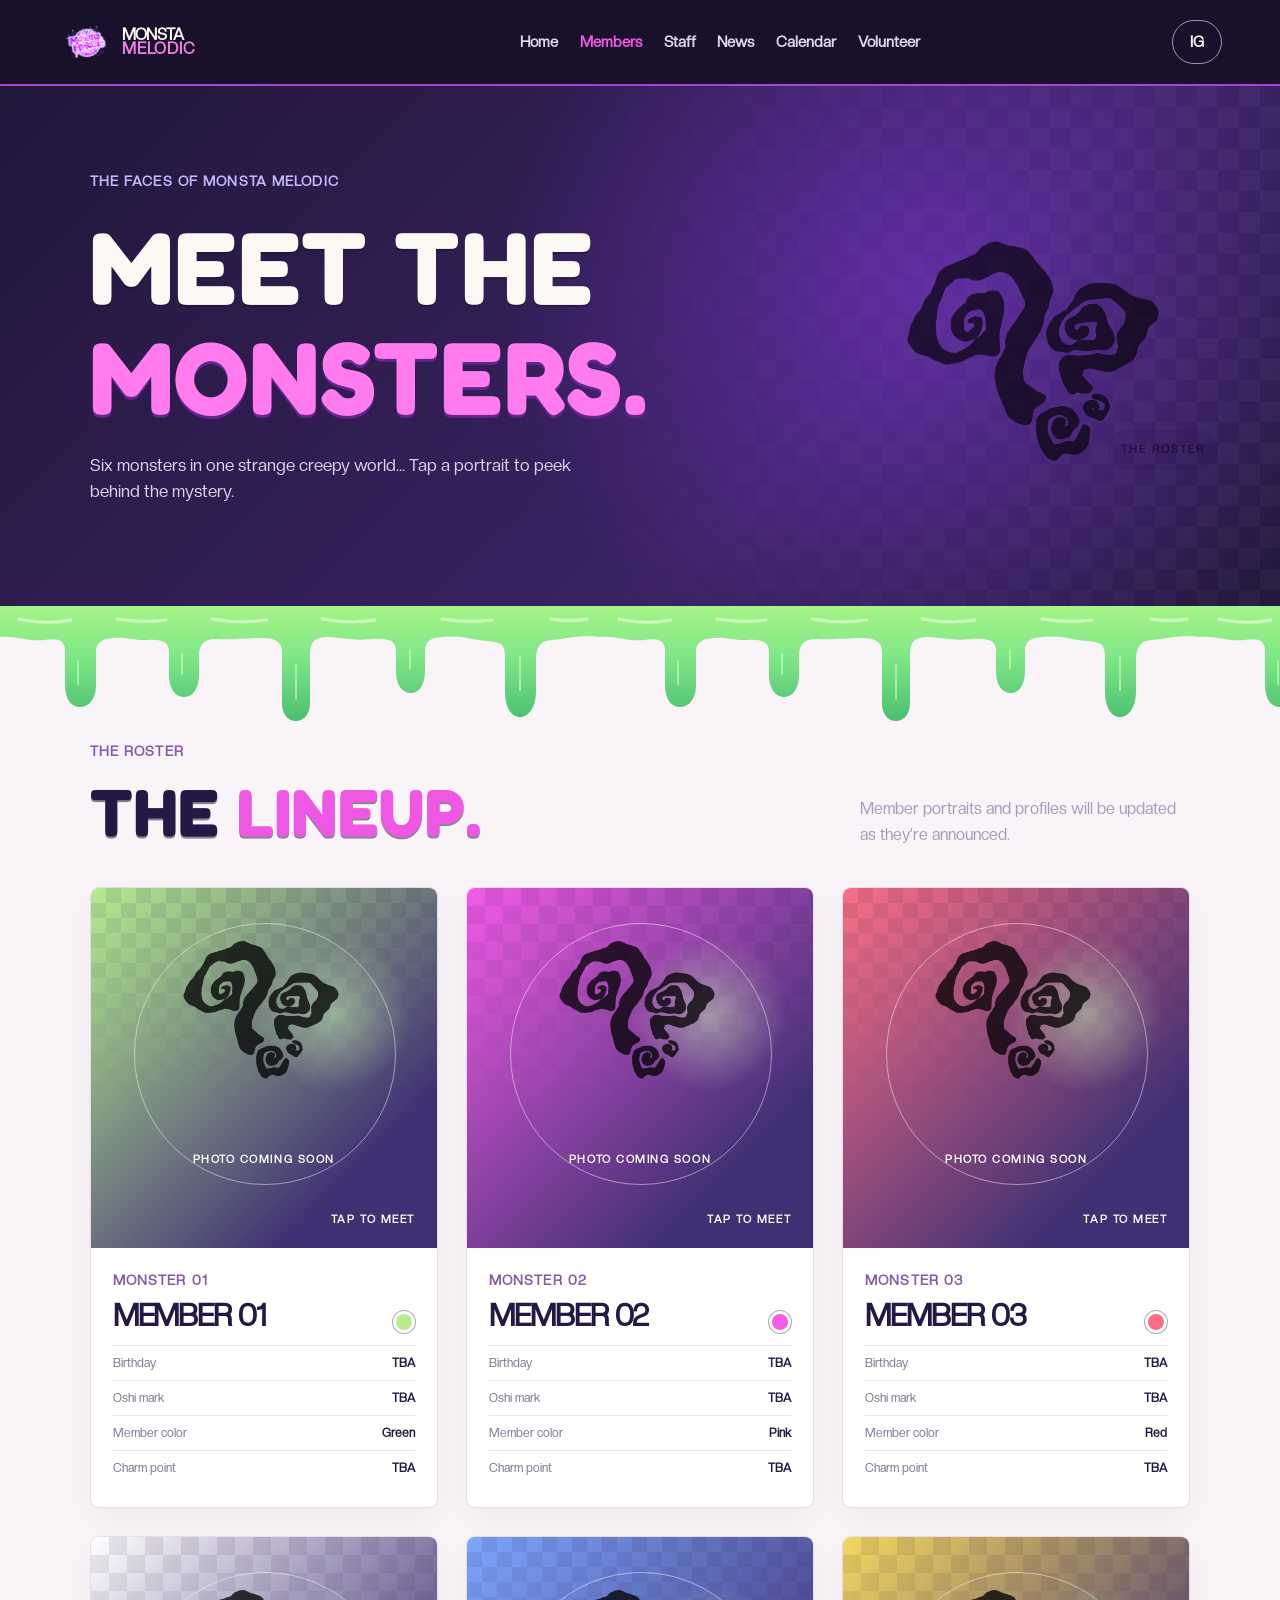
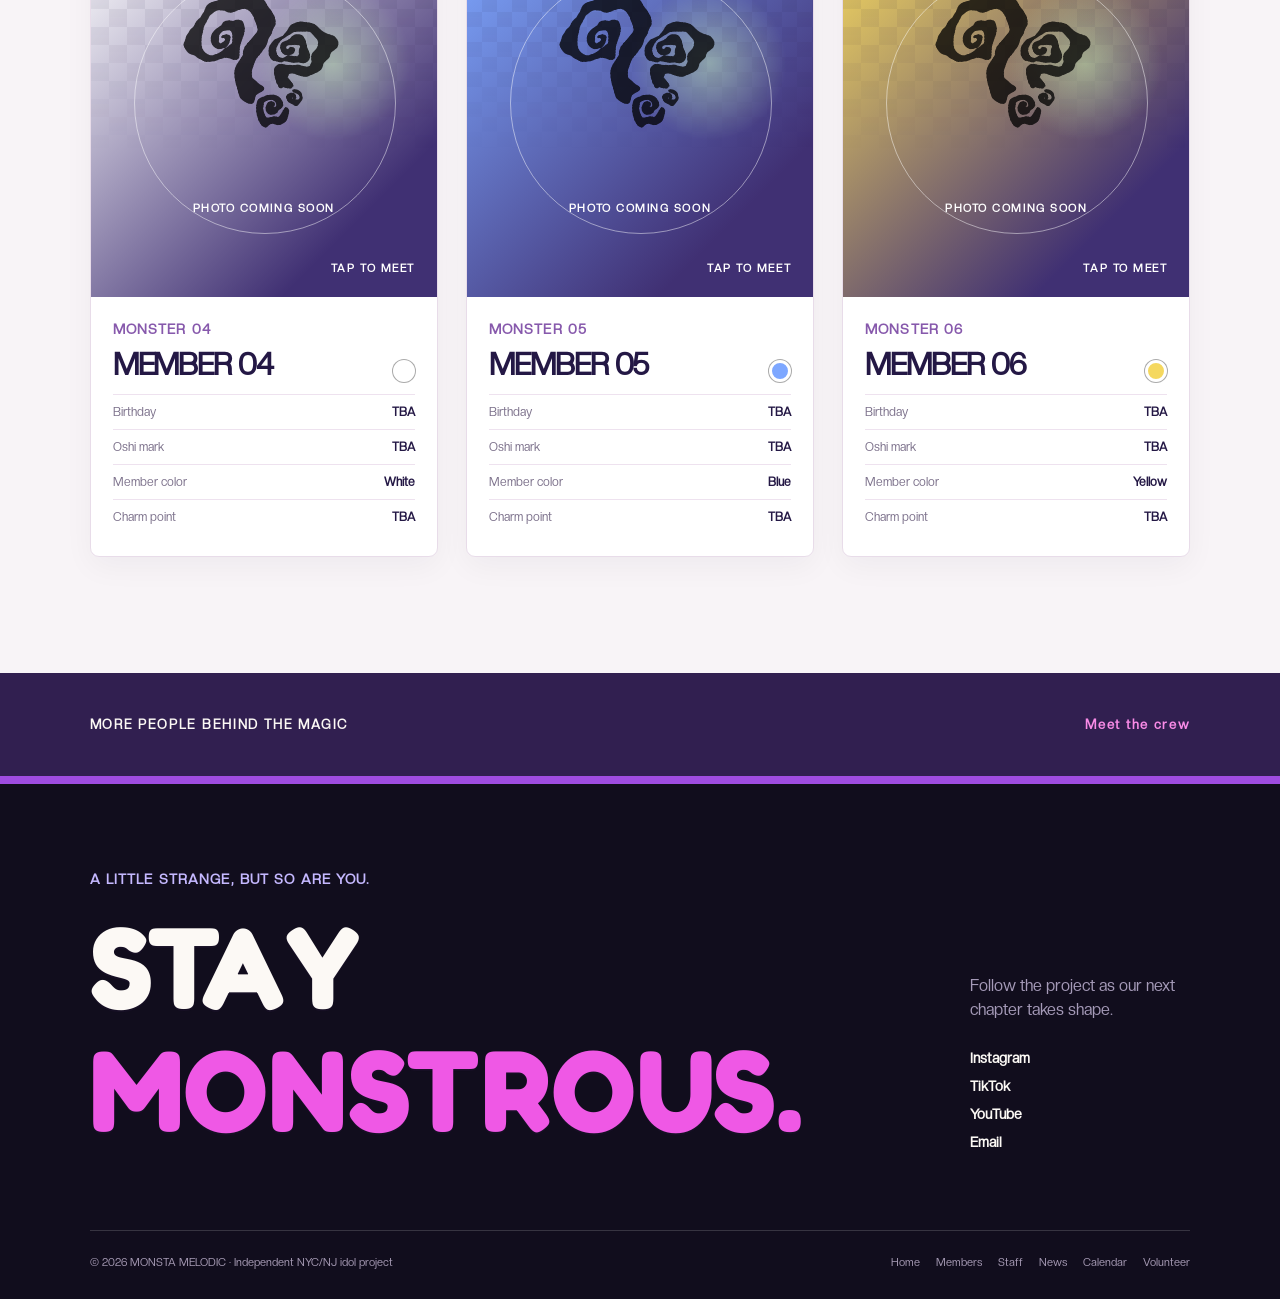
<file: members.html>
<!doctype html>
<html lang="en"><head><meta charset="utf-8"><meta name="viewport" content="width=device-width, initial-scale=1"><meta name="theme-color" content="#271c50"><meta name="description" content="Meet the Monsta Melodic members."><title>Members · Monsta Melodic</title><link rel="icon" href="Logo.png"><link rel="preconnect" href="https://fonts.googleapis.com"><link rel="preconnect" href="https://fonts.gstatic.com" crossorigin><link href="https://fonts.googleapis.com/css2?family=Baloo+2:wght@600;700;800&family=Fredoka:wght@500;600;700&display=swap" rel="stylesheet"><link rel="stylesheet" href="styles.css?v=20261120-restored"></head>
<body><a class="skip-link" href="#main">Skip to content</a><div class="site-wrap">
<header class="site-header"><a class="brand" href="index.html" aria-label="Monsta Melodic home"><img src="Logo.png" alt=""><span>MONSTA<span>MELODIC</span></span></a><button class="menu-toggle" type="button" aria-label="Open menu" aria-expanded="false" aria-controls="site-nav"></button><nav id="site-nav" aria-label="Main navigation"><a href="index.html">Home</a><a href="members.html" aria-current="page">Members</a><a href="staff.html">Staff</a><a href="news.html">News</a><a href="calendar.html">Calendar</a><a href="applications.html">Volunteer</a></nav><a class="header-social" href="https://www.instagram.com/monstamelodic/" target="_blank" rel="noopener" aria-label="Monsta Melodic Instagram">IG </a></header>
<main id="main"><section class="page-hero members-hero"><div><span class="eyebrow">THE FACES OF MONSTA MELODIC</span><h1>MEET THE<br><em>MONSTERS.</em></h1><p>Six monsters in one strange creepy world... Tap a portrait to peek behind the mystery.</p></div><div class="hero-sticker" aria-hidden="true"><img class="supplied-art" src="question-marks.jpg" alt=""><small>THE ROSTER</small></div></section><section class="section roster-section"><div class="section-head"><div><span class="eyebrow">THE ROSTER</span><h2>THE <em>LINEUP.</em></h2></div><p>Member portraits and profiles will be updated as they’re announced.</p></div><div class="member-grid"><article class="member-card" style="--accent:#b6ed8f"><div class="member-visual"><button class="member-toggle" type="button" aria-label="Show Member 5 bio" aria-expanded="false" aria-controls="member-bio-5"><span class="portrait-placeholder" aria-hidden="true"><img class="supplied-art" src="question-marks.jpg" alt=""></span><span class="portrait-caption">PHOTO COMING SOON</span><span class="member-hint">TAP TO MEET </span></button><div class="member-bio" id="member-bio-5"><button type="button" class="member-close" aria-label="Close bio">×</button><span class="position-tag">POSITION · TO BE ANNOUNCED</span><p class="bio-quote">“A little mystery until the reveal.”</p><p>Member bio coming soon.</p><div class="bio-social"><a href="https://www.instagram.com/monstamelodic/" target="_blank" rel="noopener" aria-label="Monsta Melodic Instagram">IG </a><a href="https://www.tiktok.com/@monstamelodic" target="_blank" rel="noopener" aria-label="Monsta Melodic TikTok">TT </a></div></div></div><div class="member-meta"><div><span class="eyebrow">MONSTER 01</span><h3>MEMBER 01</h3></div><span class="color-swatch" style="background:#b6ed8f" title="Green"></span></div><dl><div><dt>Birthday</dt><dd>TBA</dd></div><div><dt>Oshi mark</dt><dd>TBA</dd></div><div><dt>Member color</dt><dd>Green</dd></div><div><dt>Charm point</dt><dd>TBA</dd></div></dl></article><article class="member-card" style="--accent:#f45be7"><div class="member-visual"><button class="member-toggle" type="button" aria-label="Show Member 1 bio" aria-expanded="false" aria-controls="member-bio-1"><span class="portrait-placeholder" aria-hidden="true"><img class="supplied-art" src="question-marks.jpg" alt=""></span><span class="portrait-caption">PHOTO COMING SOON</span><span class="member-hint">TAP TO MEET </span></button><div class="member-bio" id="member-bio-1"><button type="button" class="member-close" aria-label="Close bio">×</button><span class="position-tag">POSITION · TO BE ANNOUNCED</span><p class="bio-quote">“A little mystery until the reveal.”</p><p>Member bio coming soon.</p><div class="bio-social"><a href="https://www.instagram.com/monstamelodic/" target="_blank" rel="noopener" aria-label="Monsta Melodic Instagram">IG </a><a href="https://www.tiktok.com/@monstamelodic" target="_blank" rel="noopener" aria-label="Monsta Melodic TikTok">TT </a></div></div></div><div class="member-meta"><div><span class="eyebrow">MONSTER 02</span><h3>MEMBER 02</h3></div><span class="color-swatch" style="background:#f45be7" title="Pink"></span></div><dl><div><dt>Birthday</dt><dd>TBA</dd></div><div><dt>Oshi mark</dt><dd>TBA</dd></div><div><dt>Member color</dt><dd>Pink</dd></div><div><dt>Charm point</dt><dd>TBA</dd></div></dl></article><article class="member-card" style="--accent:#fa6f85"><div class="member-visual"><button class="member-toggle" type="button" aria-label="Show Member 4 bio" aria-expanded="false" aria-controls="member-bio-4"><span class="portrait-placeholder" aria-hidden="true"><img class="supplied-art" src="question-marks.jpg" alt=""></span><span class="portrait-caption">PHOTO COMING SOON</span><span class="member-hint">TAP TO MEET </span></button><div class="member-bio" id="member-bio-4"><button type="button" class="member-close" aria-label="Close bio">×</button><span class="position-tag">POSITION · TO BE ANNOUNCED</span><p class="bio-quote">“A little mystery until the reveal.”</p><p>Member bio coming soon.</p><div class="bio-social"><a href="https://www.instagram.com/monstamelodic/" target="_blank" rel="noopener" aria-label="Monsta Melodic Instagram">IG </a><a href="https://www.tiktok.com/@monstamelodic" target="_blank" rel="noopener" aria-label="Monsta Melodic TikTok">TT </a></div></div></div><div class="member-meta"><div><span class="eyebrow">MONSTER 03</span><h3>MEMBER 03</h3></div><span class="color-swatch" style="background:#fa6f85" title="Red"></span></div><dl><div><dt>Birthday</dt><dd>TBA</dd></div><div><dt>Oshi mark</dt><dd>TBA</dd></div><div><dt>Member color</dt><dd>Red</dd></div><div><dt>Charm point</dt><dd>TBA</dd></div></dl></article><article class="member-card" style="--accent:#ffffff"><div class="member-visual"><button class="member-toggle" type="button" aria-label="Show Member 2 bio" aria-expanded="false" aria-controls="member-bio-2"><span class="portrait-placeholder" aria-hidden="true"><img class="supplied-art" src="question-marks.jpg" alt=""></span><span class="portrait-caption">PHOTO COMING SOON</span><span class="member-hint">TAP TO MEET </span></button><div class="member-bio" id="member-bio-2"><button type="button" class="member-close" aria-label="Close bio">×</button><span class="position-tag">POSITION · TO BE ANNOUNCED</span><p class="bio-quote">“A little mystery until the reveal.”</p><p>Member bio coming soon.</p><div class="bio-social"><a href="https://www.instagram.com/monstamelodic/" target="_blank" rel="noopener" aria-label="Monsta Melodic Instagram">IG </a><a href="https://www.tiktok.com/@monstamelodic" target="_blank" rel="noopener" aria-label="Monsta Melodic TikTok">TT </a></div></div></div><div class="member-meta"><div><span class="eyebrow">MONSTER 04</span><h3>MEMBER 04</h3></div><span class="color-swatch" style="background:#ffffff" title="White"></span></div><dl><div><dt>Birthday</dt><dd>TBA</dd></div><div><dt>Oshi mark</dt><dd>TBA</dd></div><div><dt>Member color</dt><dd>White</dd></div><div><dt>Charm point</dt><dd>TBA</dd></div></dl></article><article class="member-card" style="--accent:#7da7ff"><div class="member-visual"><button class="member-toggle" type="button" aria-label="Show Member 3 bio" aria-expanded="false" aria-controls="member-bio-3"><span class="portrait-placeholder" aria-hidden="true"><img class="supplied-art" src="question-marks.jpg" alt=""></span><span class="portrait-caption">PHOTO COMING SOON</span><span class="member-hint">TAP TO MEET </span></button><div class="member-bio" id="member-bio-3"><button type="button" class="member-close" aria-label="Close bio">×</button><span class="position-tag">POSITION · TO BE ANNOUNCED</span><p class="bio-quote">“A little mystery until the reveal.”</p><p>Member bio coming soon.</p><div class="bio-social"><a href="https://www.instagram.com/monstamelodic/" target="_blank" rel="noopener" aria-label="Monsta Melodic Instagram">IG </a><a href="https://www.tiktok.com/@monstamelodic" target="_blank" rel="noopener" aria-label="Monsta Melodic TikTok">TT </a></div></div></div><div class="member-meta"><div><span class="eyebrow">MONSTER 05</span><h3>MEMBER 05</h3></div><span class="color-swatch" style="background:#7da7ff" title="Blue"></span></div><dl><div><dt>Birthday</dt><dd>TBA</dd></div><div><dt>Oshi mark</dt><dd>TBA</dd></div><div><dt>Member color</dt><dd>Blue</dd></div><div><dt>Charm point</dt><dd>TBA</dd></div></dl></article><article class="member-card" style="--accent:#f5d85f"><div class="member-visual"><button class="member-toggle" type="button" aria-label="Show Member 6 bio" aria-expanded="false" aria-controls="member-bio-6"><span class="portrait-placeholder" aria-hidden="true"><img class="supplied-art" src="question-marks.jpg" alt=""></span><span class="portrait-caption">PHOTO COMING SOON</span><span class="member-hint">TAP TO MEET </span></button><div class="member-bio" id="member-bio-6"><button type="button" class="member-close" aria-label="Close bio">×</button><span class="position-tag">POSITION · TO BE ANNOUNCED</span><p class="bio-quote">“A little mystery until the reveal.”</p><p>Member bio coming soon.</p><div class="bio-social"><a href="https://www.instagram.com/monstamelodic/" target="_blank" rel="noopener" aria-label="Monsta Melodic Instagram">IG </a><a href="https://www.tiktok.com/@monstamelodic" target="_blank" rel="noopener" aria-label="Monsta Melodic TikTok">TT </a></div></div></div><div class="member-meta"><div><span class="eyebrow">MONSTER 06</span><h3>MEMBER 06</h3></div><span class="color-swatch" style="background:#f5d85f" title="Yellow"></span></div><dl><div><dt>Birthday</dt><dd>TBA</dd></div><div><dt>Oshi mark</dt><dd>TBA</dd></div><div><dt>Member color</dt><dd>Yellow</dd></div><div><dt>Charm point</dt><dd>TBA</dd></div></dl></article></div></section><section class="section mini-cta"><span>MORE PEOPLE BEHIND THE MAGIC</span><a href="staff.html">Meet the crew </a></section></main>
<footer class="site-footer"><div class="footer-lead"><div><span class="eyebrow">A little strange, but so are you.</span><h2>STAY<br><em>MONSTROUS.</em></h2></div><div class="footer-connect"><p>Follow the project as our next chapter takes shape.</p><a href="https://www.instagram.com/monstamelodic/" target="_blank" rel="noopener">Instagram </a><a href="https://www.tiktok.com/@monstamelodic" target="_blank" rel="noopener">TikTok </a><a href="https://www.youtube.com/channel/UCwxbz_F4ipwJG1VYpBXucgw?themeRefresh=1" target="_blank" rel="noopener">YouTube </a><a href="mailto:monstamelodic@gmail.com">Email </a></div></div><div class="footer-bottom"><span>© 2026 MONSTA MELODIC · Independent NYC/NJ idol project</span><nav aria-label="Footer navigation"><a href="index.html">Home</a><a href="members.html">Members</a><a href="staff.html">Staff</a><a href="news.html">News</a><a href="calendar.html">Calendar</a><a href="applications.html">Volunteer</a></nav></div></footer></div><script src="script.js?v=20261120-restored" defer></script></body></html>
</file>
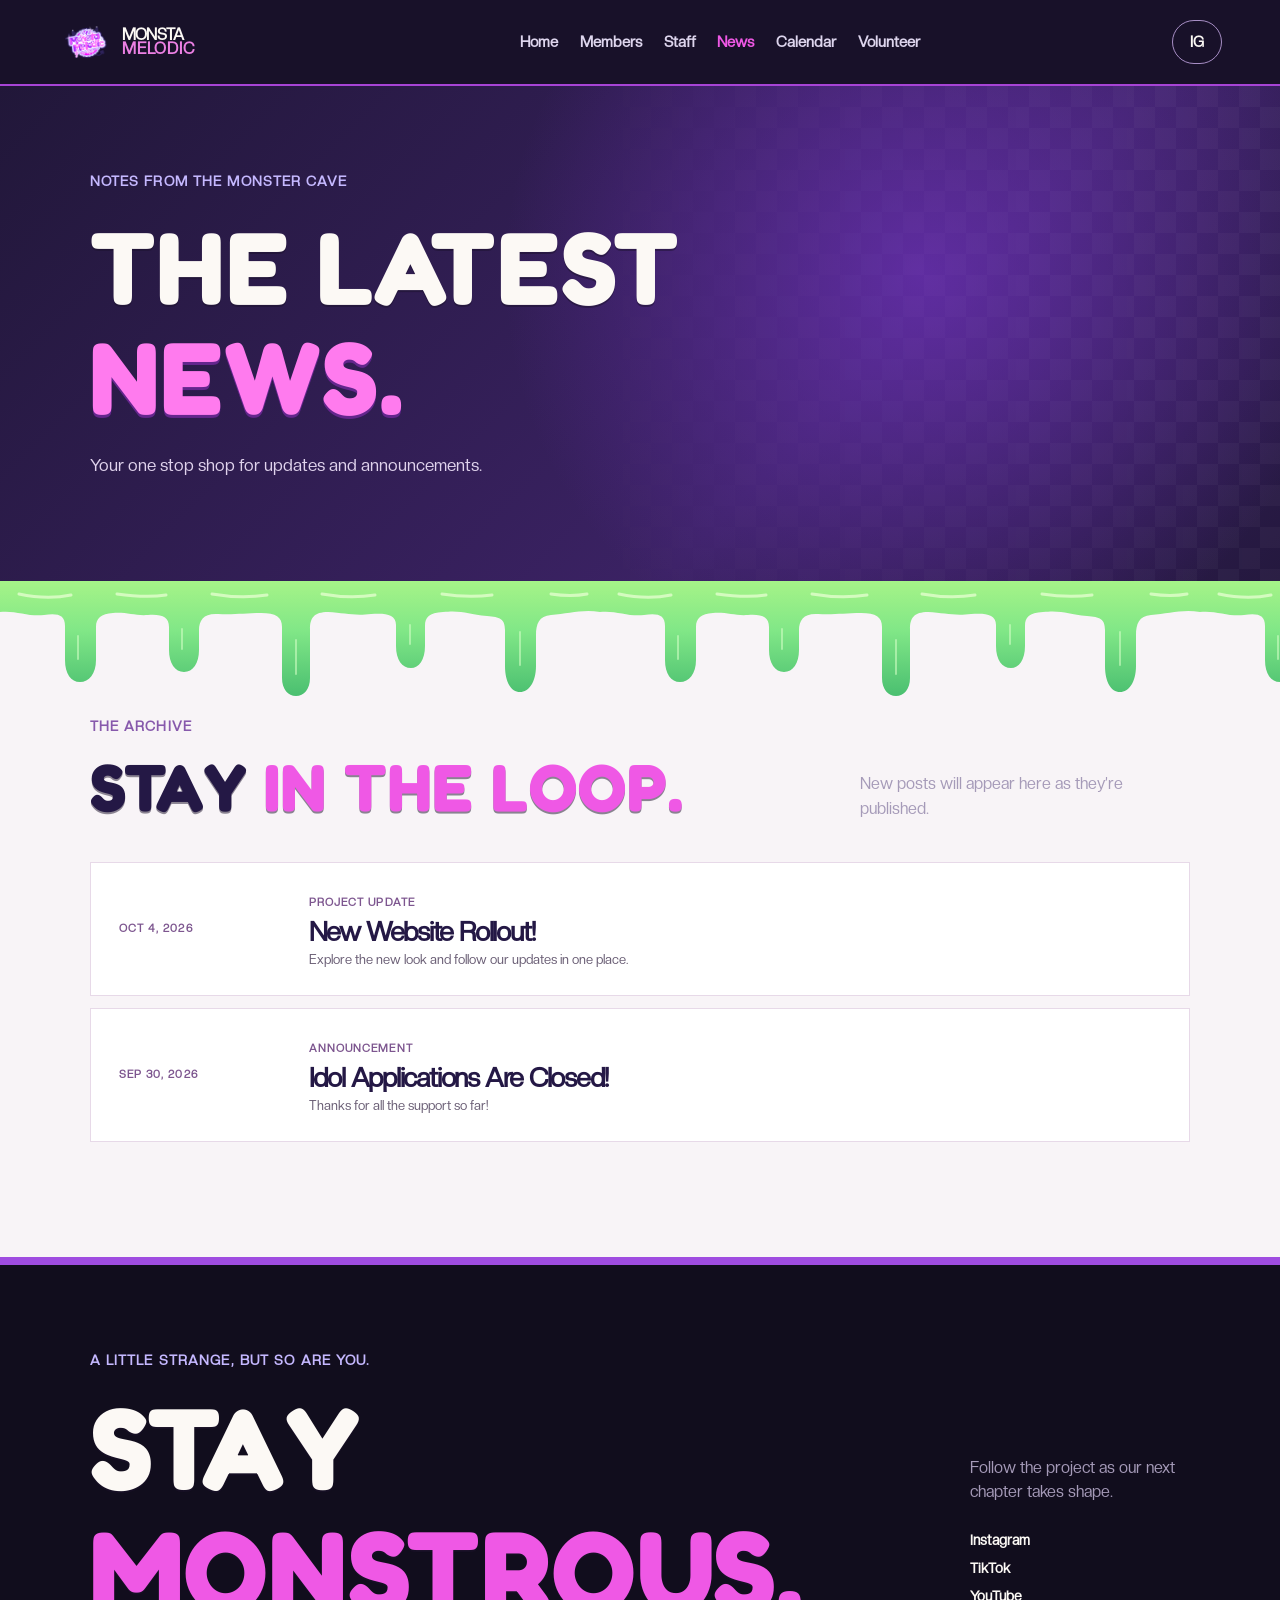
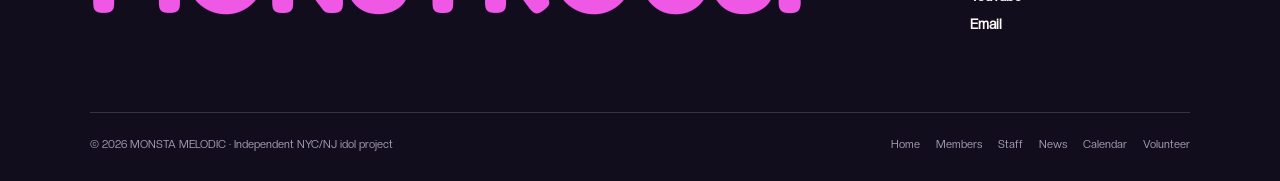
<file: news.html>
<!doctype html>
<html lang="en"><head><meta charset="utf-8"><meta name="viewport" content="width=device-width, initial-scale=1"><meta name="theme-color" content="#271c50"><meta name="description" content="Latest news and updates from Monsta Melodic."><title>News · Monsta Melodic</title><link rel="icon" href="Logo.png"><link rel="preconnect" href="https://fonts.googleapis.com"><link rel="preconnect" href="https://fonts.gstatic.com" crossorigin><link href="https://fonts.googleapis.com/css2?family=Baloo+2:wght@600;700;800&family=Fredoka:wght@500;600;700&display=swap" rel="stylesheet"><link rel="stylesheet" href="styles.css?v=20261120-restored"></head>
<body><a class="skip-link" href="#main">Skip to content</a><div class="site-wrap">
<header class="site-header"><a class="brand" href="index.html" aria-label="Monsta Melodic home"><img src="Logo.png" alt=""><span>MONSTA<span>MELODIC</span></span></a><button class="menu-toggle" type="button" aria-label="Open menu" aria-expanded="false" aria-controls="site-nav"></button><nav id="site-nav" aria-label="Main navigation"><a href="index.html">Home</a><a href="members.html">Members</a><a href="staff.html">Staff</a><a href="news.html" aria-current="page">News</a><a href="calendar.html">Calendar</a><a href="applications.html">Volunteer</a></nav><a class="header-social" href="https://www.instagram.com/monstamelodic/" target="_blank" rel="noopener" aria-label="Monsta Melodic Instagram">IG </a></header>
<main id="main"><section class="page-hero news-hero"><div><span class="eyebrow">NOTES FROM THE MONSTER CAVE</span><h1>THE LATEST<br><em>NEWS.</em></h1><p>Your one stop shop for updates and announcements.</p></div></section><section class="section news-section"><div class="section-head"><div><span class="eyebrow">THE ARCHIVE</span><h2>STAY <em>IN THE LOOP.</em></h2></div><p>New posts will appear here as they’re published.</p></div><div id="news-archive" class="archive-list"><p>Loading stories…</p></div><article id="article-view" class="article-view" hidden><a class="text-link" href="news.html"> All news</a><span class="eyebrow article-kicker"></span><h2></h2><div class="article-body"></div><a class="text-link" href="news.html"> Back to all news</a></article></section></main>
<footer class="site-footer"><div class="footer-lead"><div><span class="eyebrow">A little strange, but so are you.</span><h2>STAY<br><em>MONSTROUS.</em></h2></div><div class="footer-connect"><p>Follow the project as our next chapter takes shape.</p><a href="https://www.instagram.com/monstamelodic/" target="_blank" rel="noopener">Instagram </a><a href="https://www.tiktok.com/@monstamelodic" target="_blank" rel="noopener">TikTok </a><a href="https://www.youtube.com/channel/UCwxbz_F4ipwJG1VYpBXucgw?themeRefresh=1" target="_blank" rel="noopener">YouTube </a><a href="mailto:monstamelodic@gmail.com">Email </a></div></div><div class="footer-bottom"><span>© 2026 MONSTA MELODIC · Independent NYC/NJ idol project</span><nav aria-label="Footer navigation"><a href="index.html">Home</a><a href="members.html">Members</a><a href="staff.html">Staff</a><a href="news.html">News</a><a href="calendar.html">Calendar</a><a href="applications.html">Volunteer</a></nav></div></footer></div><script src="script.js?v=20261120-restored" defer></script></body></html>
</file>
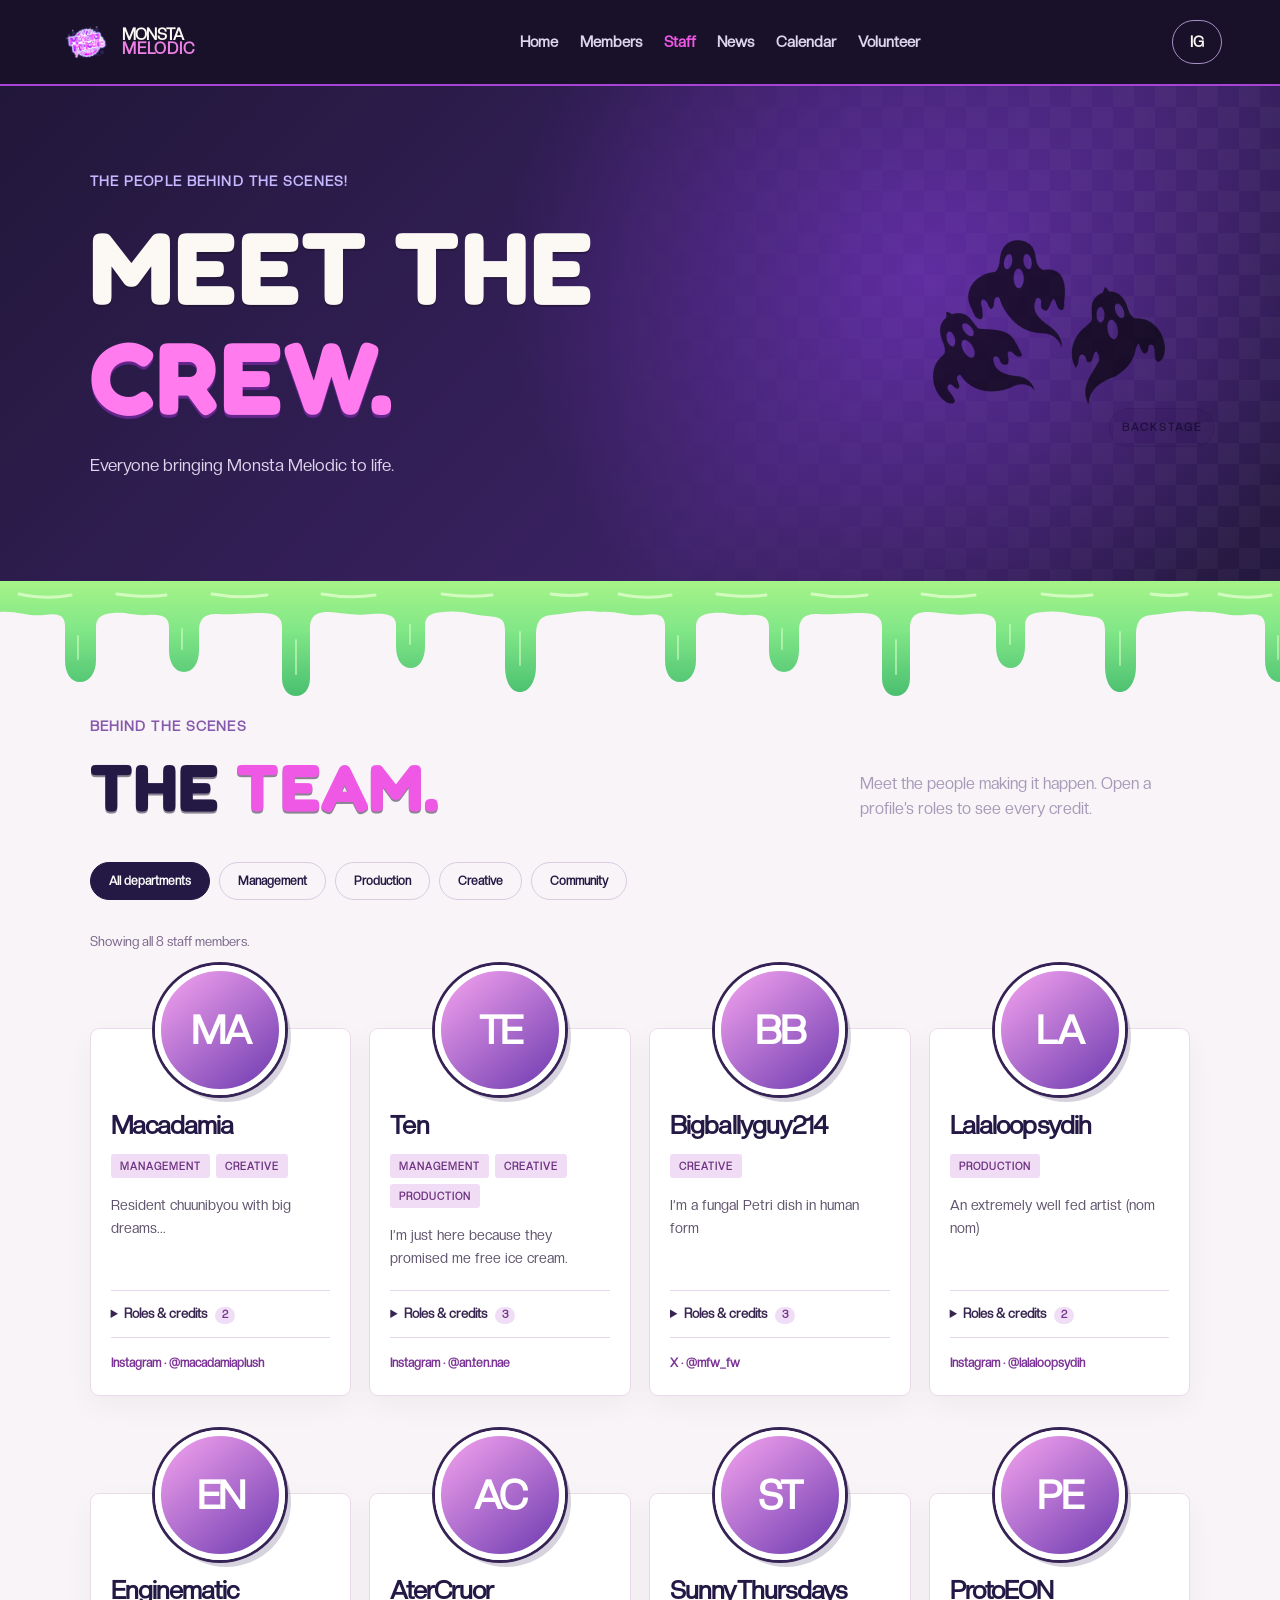
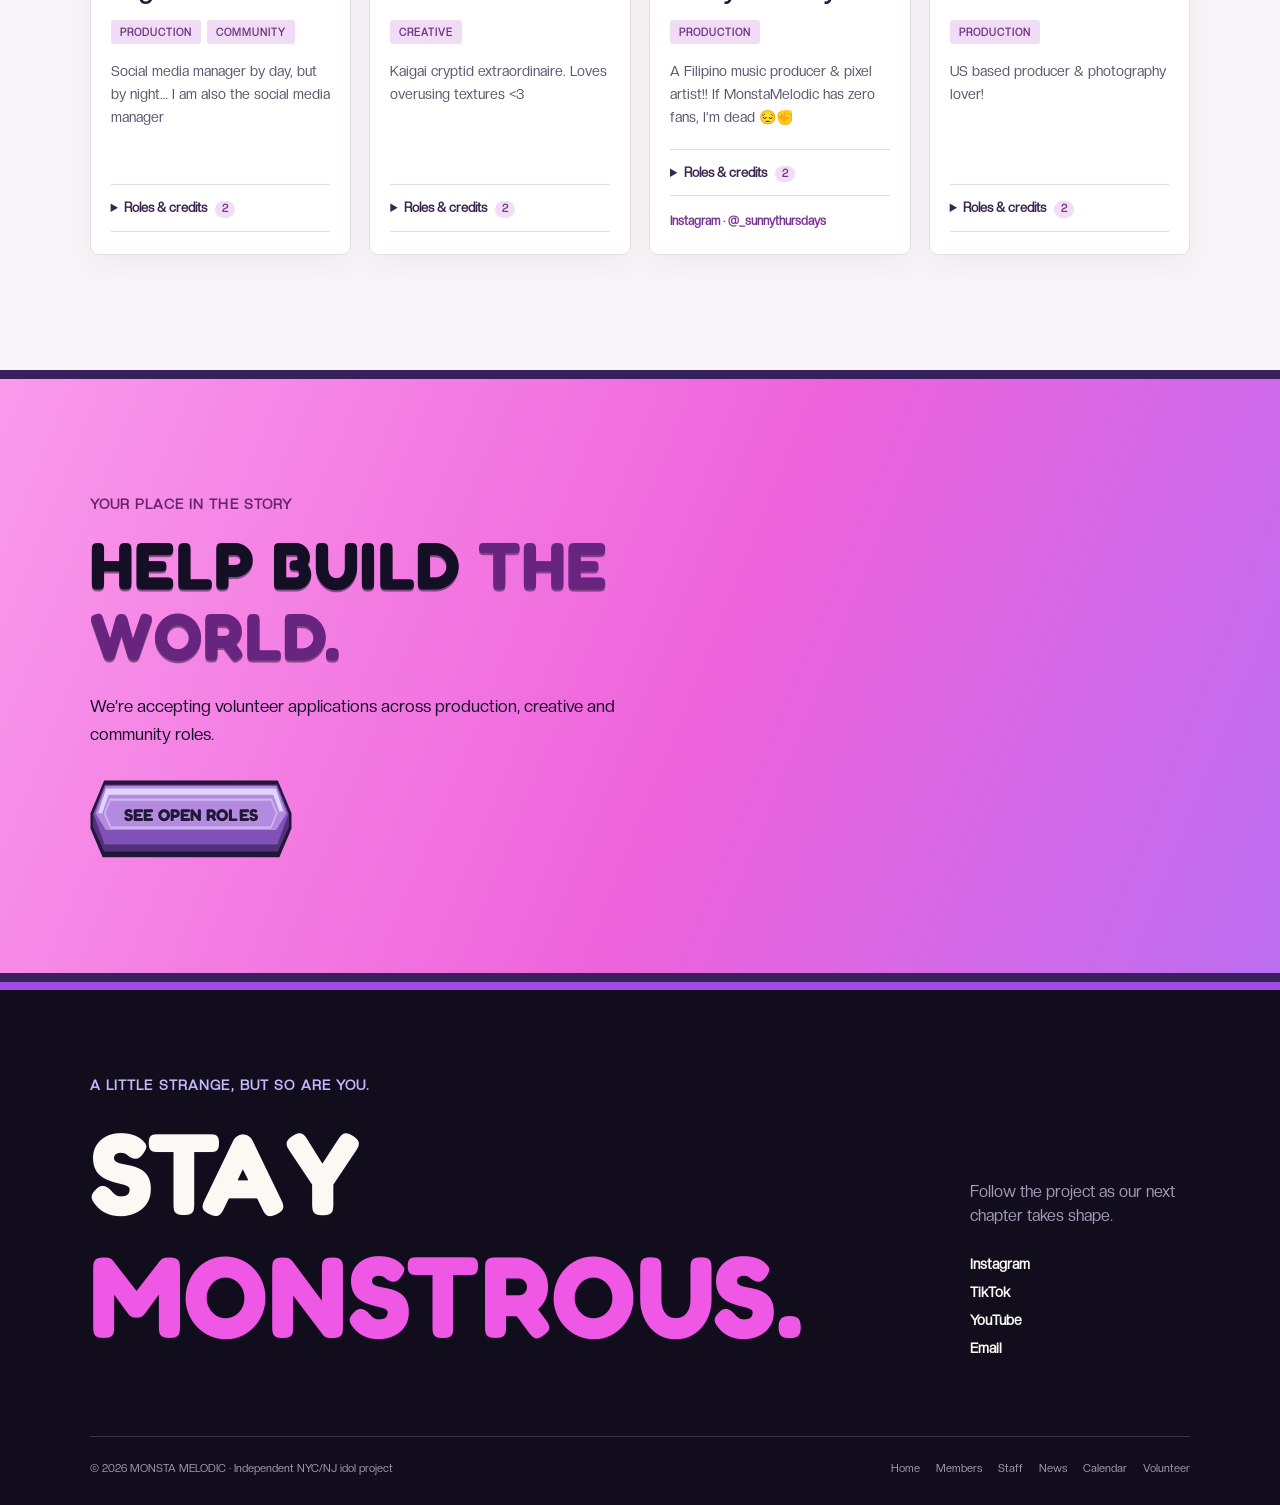
<file: staff.html>
<!doctype html>
<html lang="en"><head><meta charset="utf-8"><meta name="viewport" content="width=device-width, initial-scale=1"><meta name="theme-color" content="#271c50"><meta name="description" content="Meet the team behind Monsta Melodic and explore volunteer opportunities."><title>Staff · Monsta Melodic</title><link rel="icon" href="Logo.png"><link rel="preconnect" href="https://fonts.googleapis.com"><link rel="preconnect" href="https://fonts.gstatic.com" crossorigin><link href="https://fonts.googleapis.com/css2?family=Baloo+2:wght@600;700;800&family=Fredoka:wght@500;600;700&display=swap" rel="stylesheet"><link rel="stylesheet" href="styles.css?v=20261120-restored"></head>
<body><a class="skip-link" href="#main">Skip to content</a><div class="site-wrap">
<header class="site-header"><a class="brand" href="index.html" aria-label="Monsta Melodic home"><img src="Logo.png" alt=""><span>MONSTA<span>MELODIC</span></span></a><button class="menu-toggle" type="button" aria-label="Open menu" aria-expanded="false" aria-controls="site-nav"></button><nav id="site-nav" aria-label="Main navigation"><a href="index.html">Home</a><a href="members.html">Members</a><a href="staff.html" aria-current="page">Staff</a><a href="news.html">News</a><a href="calendar.html">Calendar</a><a href="applications.html">Volunteer</a></nav><a class="header-social" href="https://www.instagram.com/monstamelodic/" target="_blank" rel="noopener" aria-label="Monsta Melodic Instagram">IG </a></header>
<main id="main"><section class="page-hero staff-hero"><div><span class="eyebrow">THE PEOPLE BEHIND THE SCENES!</span><h1>MEET THE<br><em>CREW.</em></h1><p>Everyone bringing Monsta Melodic to life.</p></div><div class="hero-sticker" aria-hidden="true"><img class="supplied-art" src="ghosts.jpg" alt=""><small>BACKSTAGE</small></div></section><section class="section staff-section"><div class="section-head"><div><span class="eyebrow">BEHIND THE SCENES</span><h2>THE <em>TEAM.</em></h2></div><p>Meet the people making it happen. Open a profile’s roles to see every credit.</p></div><div class="filter-bar" role="group" aria-label="Filter staff by department"><button class="filter active" data-filter="All" aria-pressed="true">All departments</button><button class="filter" data-filter="Management" aria-pressed="false">Management</button><button class="filter" data-filter="Production" aria-pressed="false">Production</button><button class="filter" data-filter="Creative" aria-pressed="false">Creative</button><button class="filter" data-filter="Community" aria-pressed="false">Community</button></div><p class="staff-filter-status" role="status" aria-live="polite" aria-atomic="true">Showing all 8 staff members.</p><div class="staff-grid"><article class="staff-card staff-profile" data-departments="Management Creative">
<div class="staff-avatar" aria-hidden="true"><span>MA</span></div>
<div class="staff-content"><h3>Macadamia</h3><div class="staff-departments"><span class="department-tag">Management</span><span class="department-tag">Creative</span></div>
<p class="staff-bio">Resident chuunibyou with big dreams...</p>
<details class="staff-roles"><summary>Roles &amp; credits <span class="role-count">2</span></summary><ul><li>Founder &amp; Director</li><li>Art Director &amp; Illustrator</li></ul></details>
<a class="staff-social" href="https://www.instagram.com/macadamiaplush/" target="_blank" rel="noopener" aria-label="Macadamia on Instagram">Instagram · @macadamiaplush <span aria-hidden="true"></span></a></div></article><article class="staff-card staff-profile" data-departments="Management Creative Production">
<div class="staff-avatar" aria-hidden="true"><span>TE</span></div>
<div class="staff-content"><h3>Ten</h3><div class="staff-departments"><span class="department-tag">Management</span><span class="department-tag">Creative</span><span class="department-tag">Production</span></div>
<p class="staff-bio">I’m just here because they promised me free ice cream.</p>
<details class="staff-roles"><summary>Roles &amp; credits <span class="role-count">3</span></summary><ul><li>Founder &amp; Director</li><li>Art Director &amp; Illustrator</li><li>Video Editor</li></ul></details>
<a class="staff-social" href="https://www.instagram.com/an.ten.nae/" target="_blank" rel="noopener" aria-label="Ten on Instagram">Instagram · @an.ten.nae <span aria-hidden="true"></span></a></div></article><article class="staff-card staff-profile" data-departments="Creative">
<div class="staff-avatar" aria-hidden="true"><span>BB</span></div>
<div class="staff-content"><h3>Bigballyguy214</h3><div class="staff-departments"><span class="department-tag">Creative</span></div>
<p class="staff-bio">I’m a fungal Petri dish in human form</p>
<details class="staff-roles"><summary>Roles &amp; credits <span class="role-count">3</span></summary><ul><li>GOAT</li><li>Web Developer</li><li>Graphic Designer</li></ul></details>
<a class="staff-social" href="https://x.com/mfw_fw" target="_blank" rel="noopener" aria-label="Bigballyguy214 on X">X · @mfw_fw <span aria-hidden="true"></span></a></div></article><article class="staff-card staff-profile" data-departments="Production">
<div class="staff-avatar" aria-hidden="true"><span>LA</span></div>
<div class="staff-content"><h3>Lalaloopsydih</h3><div class="staff-departments"><span class="department-tag">Production</span></div>
<p class="staff-bio">An extremely well fed artist (nom nom)</p>
<details class="staff-roles"><summary>Roles &amp; credits <span class="role-count">2</span></summary><ul><li>Music Producer</li><li>Songwriter</li></ul></details>
<a class="staff-social" href="https://www.instagram.com/lalaloopsydih/" target="_blank" rel="noopener" aria-label="Lalaloopsydih on Instagram">Instagram · @lalaloopsydih <span aria-hidden="true"></span></a></div></article><article class="staff-card staff-profile" data-departments="Production Community">
<div class="staff-avatar" aria-hidden="true"><span>EN</span></div>
<div class="staff-content"><h3>Enginematic</h3><div class="staff-departments"><span class="department-tag">Production</span><span class="department-tag">Community</span></div>
<p class="staff-bio">Social media manager by day, but by night… I am also the social media manager</p>
<details class="staff-roles"><summary>Roles &amp; credits <span class="role-count">2</span></summary><ul><li>Music Producer</li><li>Social Media Manager</li></ul></details>
</div></article><article class="staff-card staff-profile" data-departments="Creative">
<div class="staff-avatar" aria-hidden="true"><span>AC</span></div>
<div class="staff-content"><h3>AterCruor</h3><div class="staff-departments"><span class="department-tag">Creative</span></div>
<p class="staff-bio">Kaigai cryptid extraordinaire. Loves overusing textures &lt;3</p>
<details class="staff-roles"><summary>Roles &amp; credits <span class="role-count">2</span></summary><ul><li>Graphic Designer</li><li>Emotional Support Older Sibling</li></ul></details>
</div></article><article class="staff-card staff-profile" data-departments="Production">
<div class="staff-avatar" aria-hidden="true"><span>ST</span></div>
<div class="staff-content"><h3>SunnyThursdays</h3><div class="staff-departments"><span class="department-tag">Production</span></div>
<p class="staff-bio">A Filipino music producer &amp; pixel artist!! If MonstaMelodic has zero fans, I’m dead 😔✊️</p>
<details class="staff-roles"><summary>Roles &amp; credits <span class="role-count">2</span></summary><ul><li>Music Producer</li><li>Number One Fan</li></ul></details>
<a class="staff-social" href="https://www.instagram.com/_sunnythursdays/" target="_blank" rel="noopener" aria-label="SunnyThursdays on Instagram">Instagram · @_sunnythursdays <span aria-hidden="true"></span></a></div></article><article class="staff-card staff-profile" data-departments="Production">
<div class="staff-avatar" aria-hidden="true"><span>PE</span></div>
<div class="staff-content"><h3>ProtoEON</h3><div class="staff-departments"><span class="department-tag">Production</span></div>
<p class="staff-bio">US based producer &amp; photography lover!</p>
<details class="staff-roles"><summary>Roles &amp; credits <span class="role-count">2</span></summary><ul><li>Music Producer</li><li>Songwriter</li></ul></details>
</div></article></div></section><section class="section join-section"><div><span class="eyebrow">YOUR PLACE IN THE STORY</span><h2>HELP BUILD <em>THE WORLD.</em></h2><p>We’re accepting volunteer applications across production, creative and community roles.</p><a class="button dark" href="applications.html">See open roles </a></div></section></main>
<footer class="site-footer"><div class="footer-lead"><div><span class="eyebrow">A little strange, but so are you.</span><h2>STAY<br><em>MONSTROUS.</em></h2></div><div class="footer-connect"><p>Follow the project as our next chapter takes shape.</p><a href="https://www.instagram.com/monstamelodic/" target="_blank" rel="noopener">Instagram </a><a href="https://www.tiktok.com/@monstamelodic" target="_blank" rel="noopener">TikTok </a><a href="https://www.youtube.com/channel/UCwxbz_F4ipwJG1VYpBXucgw?themeRefresh=1" target="_blank" rel="noopener">YouTube </a><a href="mailto:monstamelodic@gmail.com">Email </a></div></div><div class="footer-bottom"><span>© 2026 MONSTA MELODIC · Independent NYC/NJ idol project</span><nav aria-label="Footer navigation"><a href="index.html">Home</a><a href="members.html">Members</a><a href="staff.html">Staff</a><a href="news.html">News</a><a href="calendar.html">Calendar</a><a href="applications.html">Volunteer</a></nav></div></footer></div><script src="script.js?v=20261120-restored" defer></script></body></html>
</file>
<file: styles.css>
@font-face {
  font-family: 'Creato Display';
  src: url('CreatoDisplay-Regular.otf') format('opentype');
  font-weight: 400;
  font-display: swap;
}
:root{--ink:#241845;--navy:#211739;--deep:#140f25;--pink:#ef58e5;--violet:#a759ee;--lilac:#c5b8ff;--cream:#fcf9f5;--muted:#a59ab8;--line:rgba(255,255,255,.16)}*{box-sizing:border-box}html{scroll-behavior:smooth}body{margin:0;background:var(--deep);color:var(--cream);font-family:'Creato Display',sans-serif}button,a{font:inherit}a{color:inherit;text-decoration:none}button{cursor:pointer}img{max-width:100%;display:block}::selection{background:var(--pink);color:var(--deep)}:focus-visible{outline:3px solid var(--pink);outline-offset:4px}.skip-link{position:absolute;top:-100px;left:20px;background:white;color:#211739;padding:12px;z-index:100}.skip-link:focus{top:12px}.site-wrap{max-width:1800px;margin:auto;overflow:hidden}.site-header{height:86px;padding:0 clamp(20px,4.5vw,84px);display:flex;align-items:center;gap:32px;border-bottom:1px solid var(--line);position:relative;z-index:40;background:#181129}.brand{display:flex;align-items:center;gap:8px;min-width:210px;font-family:'Creato Display',sans-serif;font-size:16px;font-weight:700;letter-spacing:-.065em;line-height:.88}.brand span span{display:block;color:var(--pink);letter-spacing:.06em}.brand img{width:56px;height:56px;object-fit:contain}.site-header nav{display:flex;align-items:center;gap:clamp(11px,1.7vw,30px);margin:auto}.site-header nav a{color:#ddd5ed;font-size:13px;font-weight:700;transition:color .2s;white-space:nowrap}.site-header nav a:hover,.site-header nav a[aria-current]{color:var(--pink)}.header-social{font-size:12px;font-weight:800;border:1px solid #a78ec5;border-radius:100px;padding:12px 17px;white-space:nowrap}.header-social:hover{background:var(--pink);color:var(--deep);border-color:var(--pink)}.menu-toggle{display:none}.eyebrow{font-size:11px;font-weight:800;letter-spacing:.18em;text-transform:uppercase;color:var(--lilac)}h1,h2,h3,p{margin-top:0}h1,h2,h3{font-family:'Creato Display',sans-serif;letter-spacing:-.065em}h1{font-size:clamp(64px,8.5vw,142px);line-height:.91;margin:26px 0}h2{font-size:clamp(42px,5.2vw,85px);line-height:.96;margin:16px 0 0}h1 em,h2 em{font-style:normal;color:var(--pink)}.hero{min-height:700px;display:grid;grid-template-columns:1fr 49%;position:relative;background:radial-gradient(circle at 74% 46%,#61369f 0,#38235e 31%,#23193a 62%,#1b1530 95%)}.hero-copy{padding:clamp(58px,7vw,115px) 0 42px clamp(24px,7vw,115px);position:relative;z-index:2}.hero h1{font-size:clamp(62px,7.25vw,116px)}.hero h1 span{color:var(--lilac)}.hero-copy>p{max-width:430px;color:#e5dced;line-height:1.65;font-size:16px}.status-dot{display:inline-block;width:7px;height:7px;border-radius:50%;background:#f064e8;margin-right:8px;box-shadow:0 0 12px var(--pink)}.button-row{display:flex;gap:12px;flex-wrap:wrap;margin-top:34px}.button{display:inline-flex;align-items:center;justify-content:space-between;gap:32px;padding:17px 22px;min-width:180px;border-radius:4px;text-transform:uppercase;font-size:12px;font-weight:800;letter-spacing:.08em;transition:transform .2s,background .2s,box-shadow .2s}.button:hover{transform:translateY(-4px);box-shadow:0 12px 30px #0004}.button.bright{background:var(--pink);color:var(--deep)}.button.outline{border:1px solid #ab91cd}.button.dark{background:var(--deep);color:white}.hero-index{display:block;color:#aa94c8;font-size:10px;font-weight:700;letter-spacing:.18em;margin-top:68px}.hero-art{position:relative;display:grid;place-items:center;min-height:620px;isolation:isolate}.hero-art img{width:min(95%,590px);filter:drop-shadow(0 30px 60px #180c3b99);transform:rotate(-7deg);transition:transform .6s}.hero-art:hover img{transform:rotate(-2deg) scale(1.04)}.halo{border:1px solid #bd95e073;position:absolute;border-radius:50%;width:min(80%,550px);aspect-ratio:1;transform:rotate(-25deg) scaleX(1.13)}.halo-two{width:min(96%,680px);opacity:.5;transform:rotate(35deg) scaleX(.75)}.sparkle{position:absolute;color:#fd87ed;font-size:50px}.sp-a{top:12%;right:15%}.sp-b{bottom:16%;left:5%;font-size:85px}.art-label{position:absolute;bottom:44px;right:9%;font-size:10px;font-weight:800;letter-spacing:.2em;color:#dbcbea}.marquee{overflow:hidden;background:var(--pink);color:var(--deep);white-space:nowrap;padding:13px 0;transform:rotate(-1deg);margin:-5px -6px 0;position:relative;z-index:3;font:800 13px 'Creato Display';letter-spacing:.18em}.marquee div{width:max-content;animation:marquee 32s linear infinite}@keyframes marquee{to{transform:translateX(-50%)}}.section{padding:clamp(70px,9vw,145px) clamp(24px,7vw,115px)}.split-intro{display:grid;grid-template-columns:1fr 1fr;gap:10%;background:#f8f4f7;color:var(--ink)}.split-intro .eyebrow{color:#8759ac}.split-intro h2 em{color:#a05bd4}.split-intro>div:nth-child(2){align-self:end}.split-intro p{font-size:clamp(18px,2vw,27px);line-height:1.48;max-width:610px}.text-link{font-size:13px;font-weight:800;letter-spacing:.04em;border-bottom:1px solid currentColor;padding-bottom:5px;display:inline-block;transition:transform .2s,color .2s}.text-link:hover{transform:translateX(4px);color:var(--pink)}.section-head{display:flex;align-items:end;justify-content:space-between;gap:24px;margin-bottom:40px}.section-head p{color:var(--muted);max-width:330px;line-height:1.6;margin:0}.section-head .text-link{white-space:nowrap}.feature-section{background:#181127}.feature-grid{display:grid;grid-template-columns:1fr 1fr;gap:18px}.feature-card{min-height:440px;border-radius:9px;padding:30px;position:relative;overflow:hidden;display:flex;flex-direction:column;justify-content:space-between;transition:transform .25s}.feature-card:hover{transform:translateY(-7px)}.feature-purple{background:radial-gradient(circle at 72% 45%,#9152d9,#442a75 55%,#322353);color:white}.feature-pink{background:radial-gradient(circle at 70% 40%,#ffc8f1,#f48de8 58%,#e45fdc);color:var(--deep)}.feature-card>span:first-child,.feature-arrow{font-size:11px;font-weight:800;letter-spacing:.17em}.feature-card strong{font:700 clamp(58px,6vw,100px)/.9 'Creato Display';letter-spacing:-.08em;position:relative;z-index:2}.feature-symbol{position:absolute;right:4%;top:14%;font-size:clamp(190px,24vw,350px);line-height:1;color:#fff3;transform:rotate(-15deg)}.feature-pink .feature-symbol{color:#8a25a02c}.latest-section{background:#251938}.latest-grid{display:grid;grid-template-columns:repeat(3,1fr);gap:16px}.news-tile{min-height:280px;padding:26px;border:1px solid #8d6da07c;background:#332247;border-radius:8px;display:flex;flex-direction:column;transition:background .2s,transform .2s}.news-tile:hover{background:#49305d;transform:translateY(-5px)}.news-tile>span{color:#ddb2ef;text-transform:uppercase;font-size:11px;letter-spacing:.14em;font-weight:800}.news-tile h3{font-size:clamp(23px,2.2vw,33px);line-height:1.1;margin:auto 0}.join-section{background:var(--pink);color:var(--deep);position:relative;min-height:420px;display:flex;align-items:center;overflow:hidden}.join-section>div{position:relative;z-index:1;max-width:750px}.join-section .eyebrow{color:#6a246b}.join-section h2 em{color:#672580}.join-section p{max-width:600px;line-height:1.6;margin:22px 0 30px;font-size:17px}.join-star{position:absolute;right:5%;top:-25%;font-size:600px;color:#fff5;line-height:1}.contact-strip{background:#1b132b;display:flex;justify-content:space-between;gap:25px;align-items:center;padding-top:42px;padding-bottom:42px;font-size:13px;letter-spacing:.1em;font-weight:800}.contact-strip a{font-size:clamp(16px,2vw,30px);letter-spacing:-.03em;overflow-wrap:anywhere}.site-footer{background:#110d1d;padding:85px clamp(24px,7vw,115px) 30px}.footer-lead{display:flex;justify-content:space-between;gap:40px;padding-bottom:80px}.footer-lead h2{font-size:clamp(60px,9vw,150px)}.footer-connect{max-width:220px;display:flex;flex-direction:column;gap:12px;align-self:end}.footer-connect p{color:var(--muted);line-height:1.5}.footer-connect a{font-size:14px;font-weight:700}.footer-connect a:hover{color:var(--pink)}.footer-bottom{border-top:1px solid var(--line);padding-top:25px;display:flex;justify-content:space-between;gap:25px;color:#a69ab4;font-size:11px}.footer-bottom nav{display:flex;flex-wrap:wrap;gap:16px}.footer-bottom a:hover{color:white}.page-hero{min-height:440px;padding:85px clamp(24px,7vw,115px);position:relative;display:flex;align-items:center;justify-content:space-between;gap:30px;background:radial-gradient(circle at 85% 50%,#58368d,#271b46 51%,#201632)}.page-hero>div:first-child{z-index:1}.page-hero h1{font-size:clamp(60px,8vw,118px);margin:22px 0}.page-hero p{color:#e0d3ed;font-size:17px;line-height:1.5;max-width:520px}.hero-sticker{font:300px/.8 'Creato Display';color:#e78cf0a1;transform:rotate(-20deg);position:relative}.hero-sticker small{position:absolute;bottom:0;right:5%;font:800 11px 'Creato Display';letter-spacing:.18em;white-space:nowrap;border:1px solid #cfb3dc;padding:12px;border-radius:40px;transform:rotate(20deg)}.roster-section,.staff-section,.news-section,.roles-section,.calendar-section{background:#f8f4f7;color:var(--ink)}.roster-section .eyebrow,.staff-section .eyebrow,.news-section .eyebrow,.roles-section .eyebrow,.calendar-section .eyebrow{color:#8759ac}.member-grid{display:grid;grid-template-columns:repeat(3,minmax(0,1fr));gap:28px}.member-card{background:white;border:1px solid #e8dce9;border-radius:9px;overflow:hidden;box-shadow:0 10px 30px #2117390b;transition:transform .25s,box-shadow .25s}.member-card:hover{transform:translateY(-5px);box-shadow:0 22px 40px #2117391c}.member-visual{height:360px;position:relative;overflow:hidden;background:linear-gradient(140deg,var(--accent),#2d2051 80%)}.member-visual:after{content:'';position:absolute;width:260px;height:260px;border-radius:50%;border:1px solid #fff7;top:35px;left:calc(50% - 130px);pointer-events:none}.member-toggle{height:100%;width:100%;border:0;text-align:left;background:none;color:#fff;position:relative;display:flex;flex-direction:column;justify-content:space-between;padding:22px}.member-number,.portrait-caption,.member-hint{z-index:1;font-size:11px;font-weight:800;letter-spacing:.14em}.portrait-placeholder{font:240px/.8 'Creato Display';align-self:center;color:#fff7;transform:rotate(-14deg);transition:transform .3s}.member-card:hover .portrait-placeholder{transform:rotate(4deg) scale(1.08)}.portrait-caption{align-self:center}.member-hint{align-self:flex-end}.member-bio{position:absolute;inset:0;z-index:3;background:#24183eeF;color:#fff;padding:30px;display:flex;flex-direction:column;justify-content:center;opacity:0;visibility:hidden;transform:translateY(15px);transition:opacity .25s,transform .25s,visibility .25s}.member-card:hover .member-bio,.member-toggle:focus-visible + .member-bio,.member-card.is-open .member-bio{opacity:1;visibility:visible;transform:none}.member-bio .position-tag{color:#ffbaf1;font-size:10px;font-weight:800;letter-spacing:.13em}.bio-quote{font:600 31px/1.15 'Creato Display';letter-spacing:-.04em;margin:22px 0}.member-bio p:not(.bio-quote){color:#d0c3df;font-size:14px}.bio-social{display:flex;gap:12px}.bio-social a{border:1px solid #be96d1;border-radius:30px;padding:8px 12px;font-size:11px;font-weight:800}.bio-social a:hover{background:var(--pink);color:var(--deep)}.member-meta{padding:22px 22px 12px;display:flex;justify-content:space-between;align-items:end}.member-meta h3{font-size:30px;margin:8px 0 0}.color-swatch{width:22px;height:22px;border-radius:50%;border:3px solid white;box-shadow:0 0 0 1px #aaa}.member-card dl{margin:0;padding:0 22px 22px}.member-card dl div{display:flex;justify-content:space-between;padding:10px 0;border-top:1px solid #eee2ef;gap:15px;font-size:12px}.member-card dt{color:#7c718b}.member-card dd{margin:0;font-weight:800}.mini-cta{background:#311f50;display:flex;justify-content:space-between;gap:20px;padding-top:44px;padding-bottom:44px;font-size:13px;font-weight:800;letter-spacing:.13em}.mini-cta a{color:#f98be7}.filter-bar{display:flex;gap:9px;flex-wrap:wrap;margin-bottom:34px}.filter{border:1px solid #d9cce3;border-radius:100px;background:transparent;color:var(--ink);padding:11px 18px;font-size:12px;font-weight:800}.filter:hover,.filter.active{background:var(--ink);border-color:var(--ink);color:white}.staff-grid{display:grid;grid-template-columns:repeat(4,minmax(0,1fr));gap:32px 18px}.staff-card{background:white;border:1px solid #e8dce9;border-radius:9px;padding:28px 20px 22px;position:relative;margin-top:65px;box-shadow:0 10px 30px #2117390b;transition:transform .2s}.staff-card:hover{transform:translateY(-5px)}.staff-card[hidden]{display:none}.staff-avatar{height:130px;width:130px;border-radius:50%;display:grid;place-items:center;background:linear-gradient(140deg,#f6a4ef,#6c3aaf);border:7px solid #f8f4f7;box-shadow:0 0 0 1px #b9a3cc;margin:-92px auto 24px;overflow:hidden}.staff-avatar img{width:100%;height:100%;object-fit:cover}.staff-avatar span{color:white;font-size:85px;line-height:1}.staff-nameplate{background:#301d50;color:white;padding:12px 15px;font:800 12px 'Creato Display';letter-spacing:.07em;border-radius:3px;display:flex;justify-content:space-between}.staff-content{padding:18px 5px 4px}.department-tag{display:inline-block;background:#f1dcf5;color:#6c327f;padding:6px 9px;border-radius:3px;font-size:10px;font-weight:800;text-transform:uppercase;letter-spacing:.1em}.staff-content h3{font-size:24px;margin:16px 0 9px}.staff-content p{font-size:13px;line-height:1.55;color:#5e526b;min-height:62px}.staff-placeholder{font-size:11px;color:#8c7d99}.open-role{background:#f6e6f7;border-style:dashed;border-color:#bd78cb}.open-role .staff-nameplate{background:#9b49a7}.open-role .staff-avatar{background:var(--pink)}.open-role .text-link{margin-top:12px}.roles-grid{display:grid;grid-template-columns:repeat(3,1fr);gap:16px}.role-card{background:#fff;border:1px solid #e4d6e5;border-radius:8px;padding:27px;min-height:260px;display:flex;flex-direction:column;transition:transform .2s,box-shadow .2s}.role-card:hover{transform:translateY(-5px);box-shadow:0 15px 30px #2117391c}.role-icon{font-size:35px;color:#a047cb}.role-category{font-size:11px;color:#8a698f;font-weight:800;text-transform:uppercase;letter-spacing:.1em;margin:15px 0}.role-card h3{font-size:27px;line-height:1.08;margin:0}.role-action{border-top:1px solid #e5d9e7;padding-top:15px;margin-top:auto;display:flex;justify-content:space-between;font-size:12px;font-weight:800}.note-box{margin-top:30px;background:#eee0f4;border-radius:7px;padding:25px 30px;display:flex;align-items:center;gap:20px;flex-wrap:wrap}.note-box span{font-size:12px;font-weight:800;letter-spacing:.1em}.note-box p{margin:0}.note-box a{margin-left:auto}.archive-list{display:grid;gap:12px}.archive-item{border:1px solid #e7d9e8;background:white;padding:28px;display:grid;grid-template-columns:160px 1fr auto;gap:30px;align-items:center;transition:background .2s,transform .2s}.archive-item:hover{background:#f5e6f8;transform:translateX(4px)}.archive-item time,.archive-item .category{font-size:11px;color:#7d568f;letter-spacing:.1em;text-transform:uppercase;font-weight:800}.archive-item h3{font-size:27px;margin:5px 0}.archive-item p{margin:0;font-size:13px;color:#695d74}.archive-item .arrow{font-size:25px}.article-view{max-width:800px;margin:auto}.article-view[hidden],.archive-list[hidden]{display:none}.article-kicker{display:block;margin:55px 0 15px}.article-view h2{font-size:clamp(42px,5vw,78px);margin-bottom:32px}.article-body{font-size:18px;line-height:1.75;color:#514359}.article-body p{margin:0 0 22px}.calendar-frame{height:650px;border:12px solid #392353;border-radius:12px;overflow:hidden;background:#fff}.calendar-frame iframe{width:100%;height:100%;border:0}.calendar-note{margin:20px 0 0;color:#6e617a}.calendar-note a{text-decoration:underline}@media(max-width:1150px){.site-header{gap:12px}.brand{min-width:170px}.site-header nav{gap:11px}.site-header nav a{font-size:12px}.header-social{display:none}.staff-grid{grid-template-columns:repeat(3,1fr)}}@media(max-width:900px){.site-header{height:74px}.menu-toggle{display:block;margin-left:auto;background:transparent;border:0;width:42px;height:42px;position:relative;z-index:42}.menu-toggle span{display:block;height:2px;background:white;margin:8px 3px}.site-header nav{display:none;position:absolute;top:74px;left:0;right:0;background:#211739;padding:24px;box-shadow:0 15px 30px #0005;flex-direction:column;align-items:stretch;gap:0}.site-header nav.open{display:flex}.site-header nav a{padding:14px 8px;font-size:16px;border-bottom:1px solid var(--line)}.hero{grid-template-columns:1fr}.hero-copy{padding:70px 32px 0}.hero-art{min-height:430px}.hero-art img{width:min(70%,480px)}.hero-index{margin-top:40px}.split-intro{gap:30px}.member-grid,.roles-grid{grid-template-columns:repeat(2,1fr)}.staff-grid{grid-template-columns:repeat(2,1fr)}.hero-sticker{font-size:200px}.page-hero{min-height:390px}.latest-grid{grid-template-columns:repeat(2,1fr)}}@media(max-width:620px){.brand{min-width:0}.site-header{padding:0 20px}.hero h1{font-size:clamp(52px,13.2vw,76px)}.hero-art{min-height:320px}.hero-art img{width:min(82%,380px)}.art-label{bottom:18px;font-size:8px}.sparkle{font-size:30px}.sp-b{font-size:50px}.section{padding:70px 22px}.split-intro,.feature-grid,.latest-grid,.member-grid,.staff-grid,.roles-grid{grid-template-columns:1fr}.section-head{align-items:start;flex-direction:column}.feature-card{min-height:360px}.feature-card strong{font-size:70px}.member-visual{height:360px}.staff-grid{gap:40px}.staff-card{margin-top:70px}.page-hero{padding:75px 22px;min-height:400px}.page-hero h1{font-size:clamp(53px,13vw,78px)}.hero-sticker{position:absolute;right:-25px;bottom:20px;font-size:130px;opacity:.35}.hero-sticker small{display:none}.footer-lead,.footer-bottom,.contact-strip,.mini-cta{flex-direction:column;align-items:start}.footer-lead{padding-bottom:50px}.footer-connect{align-self:start}.site-footer{padding:75px 22px 30px}.archive-item{grid-template-columns:1fr auto;gap:12px}.archive-item time{grid-column:1/-1}.archive-item h3{font-size:24px}.calendar-frame{height:560px;border-width:6px}.join-star{font-size:400px;right:-130px;top:0}.note-box a{margin-left:0}.button{min-width:0}.brand img{width:46px;height:46px}.brand{font-size:14px}}@media(prefers-reduced-motion:reduce){*,*:before,*:after{scroll-behavior:auto!important;animation-duration:.01ms!important;transition-duration:.01ms!important}}
.member-close{position:absolute;right:20px;top:18px;background:transparent;border:1px solid #ccacd9;border-radius:50%;color:white;font-size:22px;width:37px;height:37px;line-height:1}.member-close:hover{background:#a554c3}.member-bio .position-tag{padding-right:35px}
/* Monsta Melodic world: bright J-pop color, spooky characters, and restrained motion. */
:root{--candy:#f454e9;--electric:#a621f5;--mint:#b7f8c0;--lime:#e9ef8c;--coral:#ec939e;--night:#2d2055}
.hero,.page-hero{background-image:radial-gradient(circle at 72% 38%,#7132bfaa 0,transparent 43%),linear-gradient(135deg,#211739,#3b2264 65%,#24183e)}
.hero:before,.page-hero:before{content:"";position:absolute;inset:0;pointer-events:none;background:conic-gradient(#ffffff12 25%,transparent 0 50%,#ffffff12 0 75%,transparent 0) 0 0/42px 42px;mask-image:linear-gradient(90deg,transparent 42%,#000b 100%);opacity:.65}
.hero-art img{animation:logoFloat 5.5s ease-in-out infinite;position:relative;z-index:2;filter:drop-shadow(0 25px 33px #0d092888)}
.hero-art:hover img{animation-play-state:paused;transform:rotate(-2deg) scale(1.04)}
@keyframes logoFloat{0%,100%{transform:translateY(0) rotate(-6deg)}50%{transform:translateY(-19px) rotate(-3deg)}}
.hero-art .brand-eye{position:absolute;width:104px;height:104px;border-radius:50%;background:radial-gradient(circle at 55% 52%,#1a1043 0 15%,#a764ed 16% 27%,#b9f8c3 28% 38%,#f9f4d5 39% 65%,#ffdc79 66% 74%,transparent 75%);border:3px solid #34225a;box-shadow:0 9px 0 #21143c;z-index:1;animation:eyeBob 6s ease-in-out infinite}
.hero-art .eye-left{left:4%;top:10%;transform:rotate(-22deg)}.hero-art .eye-right{right:5%;bottom:12%;animation-delay:-2.7s;width:80px;height:80px}
@keyframes eyeBob{50%{translate:0 -14px;rotate:9deg}}
.hero-art:before{content:"";position:absolute;width:64%;height:33%;border:32px solid var(--coral);border-bottom-color:transparent;border-left-color:transparent;border-radius:50%;right:-21%;top:4%;transform:rotate(32deg);filter:drop-shadow(0 7px #2d2055);opacity:.85}
.hero-art:after{content:"";position:absolute;width:45%;height:40%;border:24px solid var(--coral);border-top-color:transparent;border-right-color:transparent;border-radius:48%;left:-17%;bottom:-9%;transform:rotate(-33deg);opacity:.75}
.hero h1 em,.page-hero h1 em{color:#ff7bee;text-shadow:0 3px 0 #64268d}
.hero h1 span{color:#c0f6bd}.hero-index{color:#cfb6e7}
.sparkle{animation:twinkle 3s ease-in-out infinite alternate}.sp-b{animation-delay:1.1s}@keyframes twinkle{to{opacity:.35;transform:scale(.7) rotate(32deg)}}
.split-intro{position:relative;overflow:hidden}.split-intro:after{content:none;position:absolute;right:1%;bottom:-9%;font-size:290px;color:#d1b2e5;opacity:.55;pointer-events:none}
.feature-card,.news-tile,.role-card,.social-card,.member-card,.staff-card{isolation:isolate}
.feature-card:after,.news-tile:after,.role-card:after,.social-card:after{content:"";position:absolute;inset:-120% auto -120% -70%;width:40%;background:linear-gradient(90deg,transparent,#fff8,transparent);transform:rotate(24deg);pointer-events:none;transition:left .7s ease}
.feature-card:hover:after,.news-tile:hover:after,.role-card:hover:after,.social-card:hover:after{left:150%}
.feature-card{border:2px solid #bc8af5;box-shadow:8px 8px 0 #a545d977}.feature-pink{border-color:#382451;box-shadow:8px 8px 0 #ae58f1}
.feature-purple:before{content:"";position:absolute;inset:0;background:conic-gradient(#1b113c 25%,transparent 0 50%,#1b113c 0 75%,transparent 0) 0 0/42px 42px;opacity:.12}
.join-section{background:linear-gradient(112deg,#f99aeb,#ee63db 55%,#bc6df1);border-top:9px solid #36215c;border-bottom:9px solid #36215c}.join-section:before{content:"";position:absolute;right:-4%;bottom:-55%;width:390px;height:390px;border:36px solid #f7f0b9;border-radius:50%;box-shadow:0 0 0 12px #7a34c0,0 0 0 26px #331e59;opacity:.7}
.join-star{font-size:420px;color:#fff9;right:14%;top:8%;animation:twinkle 4s ease-in-out infinite alternate}
.page-hero .hero-sticker{color:#d0a1ec}.volunteer-hero:after{content:"";position:absolute;width:190px;height:190px;border-radius:50%;right:13%;top:10%;background:radial-gradient(circle at 55% 50%,#302254 0 14%,#9652d7 15% 28%,#b4f8c2 29% 40%,#fff7d7 41% 64%,#ffd879 65% 74%,transparent 75%);transform:rotate(18deg)}
/* The original monster-horn cards, adapted to the new layout. */
.roles-section{background:linear-gradient(180deg,#f5eefb,#faf6fa)}.roles-grid{grid-template-columns:repeat(2,minmax(0,1fr));gap:36px 28px;margin-top:68px}
.role-card{position:relative;display:grid;grid-template-columns:98px 1fr;grid-template-rows:auto 1fr auto;column-gap:20px;align-items:center;min-height:245px;padding:36px 28px;border:5px solid #332257;border-radius:48px;background:linear-gradient(128deg,#a64ee2,#7451bf);box-shadow:11px 12px 0 #32235c35;color:white;overflow:visible}
.role-card:nth-child(4n+1){background:linear-gradient(125deg,#dc79ba,#a94096)}.role-card:nth-child(4n+2){background:linear-gradient(125deg,#aa65e9,#754dbb)}.role-card:nth-child(4n+3){background:linear-gradient(125deg,#826acc,#5744a1)}.role-card:nth-child(4n+4){background:linear-gradient(125deg,#ee91c7,#b957a6)}
.role-card:before,.role-card:after{content:"";position:absolute;z-index:2;top:-35px;width:47px;height:65px;background:#fff7f7;clip-path:polygon(38% 0,100% 100%,0 87%);filter:drop-shadow(2px 2px #342357);pointer-events:none;transition:transform .3s}
.role-card:before{left:9%;transform:rotate(-13deg)}.role-card:after{right:9%;transform:rotate(14deg)}.role-card:hover:before{transform:rotate(-21deg) translateY(-5px)}.role-card:hover:after{transform:rotate(21deg) translateY(-5px)}
.role-card:hover{transform:translateY(-7px);box-shadow:11px 19px 0 #32235c35}
.role-card .role-icon{grid-column:1;grid-row:1/4;display:grid;place-items:center;width:82px;height:82px;border:3px solid white;border-radius:50%;color:white;font-size:36px;background:#ffffff15}
.role-card .role-category{grid-column:2;grid-row:1;color:white;margin:0 0 8px;font-size:11px;letter-spacing:.17em}
.role-card h3{grid-column:2;grid-row:2;color:white;font:800 clamp(25px,2.9vw,40px)/1 'Creato Display',sans-serif;letter-spacing:-.03em;margin:0 0 20px}
.role-card .role-action{grid-column:2;grid-row:3;color:white;border:0;padding:0;margin:0;font-size:13px;align-items:center}.role-card .role-action b{font-size:22px}
.role-card .role-action:after{content:"";position:absolute;left:20%;right:15%;bottom:10px;height:9px;background:radial-gradient(circle,#fff8 0 30%,transparent 34%) 0 0/35px 10px;opacity:.7}
.role-card .role-icon,.role-card .role-category,.role-card h3,.role-card .role-action{position:relative;z-index:3}
.note-box{background:#ead7f8;border:1px solid #d8b3e5}
.social-section{background:#241638;color:white;position:relative}.social-section:before{content:"";position:absolute;inset:0;background:conic-gradient(#9d47d31c 25%,transparent 0 50%,#9d47d31c 0 75%,transparent 0) 0 0/55px 55px;mask-image:linear-gradient(180deg,#0008,transparent 80%);pointer-events:none}.social-section>.section-head,.social-grid{position:relative}.social-grid{display:grid;grid-template-columns:repeat(3,minmax(0,1fr));gap:14px}.social-card{border:1px solid #be91e0;background:#392254;min-height:240px;padding:25px;border-radius:14px;display:flex;flex-direction:column;align-items:flex-start;text-align:left;position:relative;overflow:hidden;transition:transform .2s,background .2s;color:white}.social-card:nth-child(even){background:#52296f}.social-card:hover{transform:translateY(-5px);background:#70399a}.social-symbol{color:#ffc6fa;font-size:35px;line-height:1;margin-bottom:auto}.social-card>span:nth-child(2){font-size:10px;font-weight:800;letter-spacing:.16em;color:#dabce8}.social-card strong{font:800 34px/1.1 'Creato Display';margin-top:5px}.social-card small{color:#eac7f3;font-size:12px;margin-top:8px;overflow-wrap:anywhere}.social-email{background:#b24db0}.social-volunteer{background:#6940af}.social-card.discord-trigger{cursor:pointer}
/* Quick identity details on every page. */
.site-header{border-bottom:2px solid #a744d6}.site-header .brand img{animation:tinyFloat 6s ease-in-out infinite}.brand span span{color:#ec80e4}@keyframes tinyFloat{50%{transform:translateY(-3px) rotate(4deg)}}
.site-footer{border-top:8px solid #9f4ce0}.site-footer:before{content:none;display:block;color:#ce79ec;font-size:23px;letter-spacing:20px;margin-bottom:24px}
/* Loading: injected by script, with short fallback and reduced-motion support. */
.monsta-loader{position:fixed;inset:0;z-index:9999;background:radial-gradient(circle at 50% 42%,#7132bc,#302052 61%,#1c1530);color:white;display:grid;place-items:center;overflow:hidden;transition:opacity .55s ease,visibility .55s ease}.monsta-loader:before{content:"";position:absolute;inset:0;background:conic-gradient(#ffffff12 25%,transparent 0 50%,#ffffff12 0 75%,transparent 0) 0 0/42px 42px;opacity:.5}.monsta-loader:after{content:none;position:absolute;right:6%;top:8%;font-size:150px;color:#f88ae9;animation:twinkle 2s infinite alternate}.loader-core{position:relative;z-index:1;text-align:center;padding:20px}.loader-core img{width:min(55vw,300px);margin:auto;animation:loaderFloat 1.4s ease-in-out infinite alternate;filter:drop-shadow(0 18px 25px #1f0d48)}.loader-core p{font:800 13px 'Creato Display';letter-spacing:.2em;margin:16px 0;color:#efd4ff}.loader-track{width:190px;height:5px;background:#ffffff3d;border-radius:8px;overflow:hidden;margin:18px auto}.loader-track span{display:block;height:100%;width:38%;background:#f77eec;animation:loaderBar 1.2s ease-in-out infinite}@keyframes loaderFloat{to{transform:translateY(-14px) rotate(4deg)}}@keyframes loaderBar{0%{transform:translateX(-100%)}100%{transform:translateX(270%)}}.monsta-loader.done{opacity:0;visibility:hidden;pointer-events:none}body.loading{overflow:hidden}
/* Community invitation: one automatic invitation per browser session. */
.discord-modal{position:fixed;inset:0;z-index:9000;display:none;place-items:center;padding:18px}.discord-modal.open{display:grid}.discord-backdrop{position:absolute;inset:0;background:#110a22bb;backdrop-filter:blur(8px)}.discord-panel{position:relative;max-width:460px;width:100%;padding:38px 34px 32px;border:5px solid #342056;border-radius:28px;background:linear-gradient(140deg,#c07bed,#ef8bdb);color:#26173d;box-shadow:12px 12px 0 #1c1038;text-align:center;overflow:hidden}.discord-panel:before{content:"";position:absolute;inset:0;background:conic-gradient(#ffffff14 25%,transparent 0 50%,#ffffff14 0 75%,transparent 0) 0 0/34px 34px;pointer-events:none}.discord-panel>*{position:relative}.discord-panel .modal-logo{width:160px;margin:0 auto 8px;filter:drop-shadow(0 6px 10px #421e69)}.discord-panel h2{font:800 clamp(33px,7vw,48px)/.95 'Creato Display';letter-spacing:-.04em;margin:12px 0}.discord-panel p{line-height:1.5}.discord-panel .button{margin:15px auto 0}.discord-panel .discord-later{display:block;margin:18px auto 0;border:0;background:transparent;color:#32204b;text-decoration:underline;font-weight:700;font-size:13px}.discord-close{position:absolute;right:15px;top:12px;border:1px solid #382450;border-radius:50%;width:40px;height:40px;background:#fff8;color:#322049;font-size:25px;line-height:1;z-index:3}.discord-panel .modal-eyes{font-size:25px;color:#ffebaa;letter-spacing:9px}body.modal-open{overflow:hidden}
@media(max-width:900px){.roles-grid{grid-template-columns:1fr 1fr}.social-grid{grid-template-columns:repeat(2,1fr)}}
@media(max-width:620px){.hero-art .brand-eye{width:60px;height:60px}.hero-art .eye-right{width:55px;height:55px}.hero-art:before{border-width:18px}.hero-art:after{border-width:12px}.roles-grid,.social-grid{grid-template-columns:1fr}.role-card{min-height:210px;padding:30px 18px;grid-template-columns:70px 1fr;column-gap:8px;border-radius:34px}.role-card .role-icon{height:58px;width:58px;font-size:26px}.role-card h3{font-size:27px}.role-card:before,.role-card:after{top:-27px;width:32px;height:48px}.social-card{min-height:180px}.volunteer-hero:after{width:90px;height:90px;right:3%;top:5%;opacity:.55}.join-star{font-size:220px}.site-footer:before{letter-spacing:12px}}
@media(prefers-reduced-motion:reduce){.hero-art img,.hero-art .brand-eye,.sparkle,.join-star,.loader-core img,.loader-track span,.site-header .brand img{animation:none!important}.monsta-loader{transition:none!important}}
@media(prefers-reduced-motion:no-preference){.feature-card,.role-card,.social-card,.member-card,.staff-card,.news-tile{animation:appear .55s ease both;animation-play-state:paused}.feature-card.in-view,.role-card.in-view,.social-card.in-view,.member-card.in-view,.staff-card.in-view,.news-tile.in-view{animation-play-state:running}@keyframes appear{from{opacity:.65;translate:0 18px}to{opacity:1;translate:0 0}}}
/* Profile and story details echo the monster-world artwork. */
.member-visual{background:radial-gradient(circle at 70% 35%,#d2ffbb77,transparent 23%),linear-gradient(135deg,var(--accent),#403073 78%)}
.member-visual:before{content:"";position:absolute;inset:0;background:conic-gradient(#28194429 25%,transparent 0 50%,#28194429 0 75%,transparent 0) 0 0/30px 30px;mask-image:linear-gradient(180deg,#0009,transparent 60%)}
.member-card:nth-child(even) .member-visual:before{background-size:36px 36px}
.member-meta h3,.staff-content h3{font-family:'Creato Display',sans-serif;letter-spacing:-.035em}
.staff-nameplate{background:linear-gradient(110deg,#50317e,#b450c2);border:2px solid #352257}.staff-card:nth-child(2n) .staff-nameplate{background:linear-gradient(110deg,#ab59b8,#e778bb)}
.staff-avatar{border:6px solid white;box-shadow:0 0 0 3px #342354,6px 7px 0 #3a255d33}
.staff-avatar span{font-family:'Creato Display';font-size:77px}.news-tile{position:relative;border:2px solid #ad72d4;background:linear-gradient(145deg,#47285e,#2b1d48)}.news-tile:nth-child(even){background:linear-gradient(145deg,#7d3c9d,#3e225f)}
.archive-item{position:relative;overflow:hidden}.archive-item:before{content:none;position:absolute;font-size:150px;right:2%;top:-80%;color:#b179e21c;pointer-events:none}.archive-item:hover{border-color:#ad5ed9}.calendar-frame{box-shadow:9px 10px 0 #c074df;position:relative}

/* Rounder display typography across the entire site. */
h1,h2,h3,.feature-card strong,.social-card strong,.brand,.bio-quote,.staff-nameplate,.loader-core p,.discord-panel h2{
  font-family:'Creato Display',sans-serif;
  letter-spacing:-.035em;
}
h1,h2,h3,.feature-card strong{-webkit-text-stroke:.45px currentColor;text-shadow:0 2px 0 #170d2929}
.hero-title{font-size:clamp(56px,7vw,116px)!important;line-height:.98;max-width:680px;letter-spacing:-.05em;margin:29px 0 30px}
.hero-title span{display:block;width:max-content;max-width:100%;color:#f681e9;animation:monstaColor 8s ease-in-out infinite;-webkit-text-stroke:1px #24163d;text-shadow:2px 3px 0 #21123e,0 0 20px #ee7ff755}
.hero-title span:last-child{animation-delay:-4s}
@keyframes monstaColor{0%,100%{color:#f681e9}33%{color:#b6f7b8}66%{color:#d1b7ff}}
/* Each of the two identical runs is wider than a desktop viewport. */
.marquee{transform:rotate(-1deg);font:700 15px 'Creato Display',sans-serif;letter-spacing:.09em}
.marquee-track{display:flex;width:max-content;animation:marquee 40s linear infinite;will-change:transform}
.marquee-track span{display:block;flex:none;white-space:nowrap;padding-right:1.25em}
@keyframes marquee{to{transform:translateX(-50%)}}
/* One tile has matching left and right edge profiles for a continuous drip. */
.split-intro,.roster-section,.staff-section,.news-section,.roles-section,.calendar-section{position:relative;padding-top:clamp(135px,10vw,165px)}
.split-intro:before,.roster-section:before,.staff-section:before,.news-section:before,.roles-section:before,.calendar-section:before{
  content:"";position:absolute;top:0;left:0;right:0;height:118px;
  background:url('slime-drip.svg') left top/600px 118px repeat-x;
  pointer-events:none;z-index:1;
}
@media(max-width:620px){
  .hero-title{font-size:clamp(51px,12vw,76px)!important}
  .split-intro,.roster-section,.staff-section,.news-section,.roles-section,.calendar-section{padding-top:130px}
  .marquee{font-size:13px}
}
@media(prefers-reduced-motion:reduce){.hero-title span{animation:none!important}.marquee-track{animation:none!important}}

.member-meta h3,.staff-content h3,.role-card h3{font-family:'Creato Display',sans-serif;letter-spacing:-.025em}

/* Display type belongs on section headings; cards and utility copy keep their original fonts. */
h1,h2{font-family:'Creato Display',sans-serif;letter-spacing:.015em;-webkit-text-stroke:.7px #251938;text-shadow:1px 2px 0 #150e2780}
h3{font-family:'Creato Display',sans-serif;letter-spacing:-.035em;-webkit-text-stroke:0;text-shadow:none}
.feature-card strong{font-family:'Creato Display',sans-serif;letter-spacing:-.08em;-webkit-text-stroke:0;text-shadow:none}
.social-card strong,.member-meta h3,.staff-content h3,.role-card h3,.discord-panel h2{font-family:'Creato Display',sans-serif;letter-spacing:-.035em;-webkit-text-stroke:0;text-shadow:none}
.brand,.bio-quote,.staff-nameplate,.loader-core p{font-family:'Creato Display',sans-serif}
.news-tile h3,.archive-item h3{font-family:'Creato Display',sans-serif;letter-spacing:-.045em;-webkit-text-stroke:0;text-shadow:none}
.hero-title{letter-spacing:.02em;line-height:1.08}
.hero-title span{width:auto;letter-spacing:.02em;-webkit-text-stroke:.75px #211333;text-shadow:1px 3px 0 #21123e}
.page-hero h1,.section h2,.site-footer h2{line-height:1.07}
/* The old shine sheet was visible even while idle, and competed with card horns. */
.feature-card:after,.news-tile:after,.social-card:after{display:none}
.role-card:before,.role-card:after{
  display:block;inset:auto;top:-28px;bottom:auto;
  width:43px;height:56px;background:#19121f;
  clip-path:polygon(48% 0,100% 100%,0 100%);
  filter:none;transition:transform .25s ease;
}
.role-card:before{left:12%;right:auto;transform:rotate(-14deg)}
.role-card:after{left:auto;right:12%;transform:rotate(14deg)}
.role-card:hover:before{transform:rotate(-20deg) translateY(-4px)}
.role-card:hover:after{left:auto;transform:rotate(20deg) translateY(-4px)}
@media(max-width:620px){.hero-title{letter-spacing:.01em}.role-card:before,.role-card:after{top:-23px;width:32px;height:45px}}

/* The browser's font stroke produced sharp artifacts inside rounded letters. */
h1,h2,h3,.hero-title span,.feature-card strong,.social-card strong,.role-card h3,.news-tile h3,.archive-item h3{-webkit-text-stroke:0!important}
h1,h2,.hero-title span{text-shadow:0 2px 0 #1b112c80}
/* Shine lives inside each card/button and stays completely out of the page background. */
.button{position:relative;overflow:hidden;isolation:isolate}
.button::after,.feature-card::after,.news-tile::after,.social-card::after,.card-sheen::after{
  content:"";display:block;position:absolute;top:-40%;bottom:-40%;left:0;width:28%;height:auto;
  background:linear-gradient(90deg,transparent,rgba(255,255,255,.36),transparent);
  transform:translateX(-250%) rotate(18deg);opacity:0;pointer-events:none;
  transition:transform .65s ease,opacity .15s ease;
}
.button:hover::after,.button:focus-visible::after,.feature-card:hover::after,.feature-card:focus-visible::after,.news-tile:hover::after,.news-tile:focus-visible::after,.social-card:hover::after,.social-card:focus-visible::after,.role-card:hover .card-sheen::after,.role-card:focus-visible .card-sheen::after{
  transform:translateX(650%) rotate(18deg);opacity:1;
}
.card-sheen{position:absolute;inset:0;border-radius:43px;overflow:hidden;pointer-events:none;z-index:2}
.card-sheen::after{z-index:1}
@media(max-width:620px){.card-sheen{border-radius:29px}}
@media(prefers-reduced-motion:reduce){.button::after,.feature-card::after,.news-tile::after,.social-card::after,.card-sheen::after{transition:none;opacity:0!important}}

.feature-card:hover::after,.feature-card:focus-visible::after,.news-tile:hover::after,.news-tile:focus-visible::after,.social-card:hover::after,.social-card:focus-visible::after{left:0}

/* Real staff profiles: one person, every role, and every relevant department. */
.staff-profile{padding:28px 20px 22px;display:flex;flex-direction:column}
.staff-profile[hidden]{display:none}
.staff-profile .staff-avatar{flex:none;margin-bottom:16px}
.staff-profile .staff-avatar span{font:700 40px 'Creato Display',sans-serif;letter-spacing:-.04em}
.staff-profile .staff-content{padding:0;display:flex;flex-direction:column;flex:1;min-width:0}
.staff-profile h3{font:700 clamp(21px,2vw,27px)/1.15 'Creato Display',sans-serif;letter-spacing:-.035em;overflow-wrap:anywhere;margin:0 0 14px}
.staff-departments{display:flex;flex-wrap:wrap;gap:6px;margin-bottom:16px}
.staff-profile .staff-bio{min-height:0;margin:0 0 20px;font-size:14px;line-height:1.65;color:#5e526b}
.staff-roles{margin-top:auto;border-top:1px solid #e4d8ea;border-bottom:1px solid #e4d8ea;padding:13px 0}
.staff-roles summary{cursor:pointer;font-size:13px;font-weight:800;color:#382450;line-height:1.5}
.staff-roles summary:hover{color:#8d35a4}
.staff-roles .role-count{display:inline-block;margin-left:5px;padding:0 7px;background:#efdef5;border-radius:20px;color:#78358b;font-size:11px}
.staff-roles ul{margin:12px 0 0;padding-left:19px;color:#5e526b;font-size:13px;line-height:1.6}
.staff-roles li+li{margin-top:5px}
.staff-social{margin-top:16px;font-size:12px;font-weight:700;color:#7b3395;overflow-wrap:anywhere;line-height:1.6}
.staff-social:hover{text-decoration:underline}
.staff-filter-status{font-size:13px;color:#786589;margin:0 0 14px}
@media(max-width:620px){.staff-profile{padding:28px 22px 24px}.staff-profile h3{font-size:27px}}

/* Contain hover sheen within cards, including dynamically loaded news. */
.news-tile{overflow:hidden;isolation:isolate}
.button::after,.feature-card::after,.news-tile::after,.social-card::after,.card-sheen::after{
  inset:auto;top:-40%;bottom:-40%;left:0;width:28%;
  transform:translateX(-250%) rotate(18deg);opacity:0;
  transition:none;z-index:1;
}
.button:hover::after,.button:focus-visible::after,.feature-card:hover::after,.feature-card:focus-visible::after,.news-tile:hover::after,.news-tile:focus-visible::after,.social-card:hover::after,.social-card:focus-visible::after,.role-card:hover .card-sheen::after,.role-card:focus-visible .card-sheen::after{
  left:0;animation:card-shine .75s ease both;
}
@keyframes card-shine{
  0%{transform:translateX(-250%) rotate(18deg);opacity:0}
  15%{opacity:1}
  85%{opacity:1}
  100%{transform:translateX(650%) rotate(18deg);opacity:0}
}
@media(prefers-reduced-motion:reduce){.button::after,.feature-card::after,.news-tile::after,.social-card::after,.card-sheen::after{animation:none!important;opacity:0!important}}

/* Keep the rounded display face on the page and section headings. */
h1, h2, .discord-panel h2 { font-family: 'Fredoka', 'Baloo 2', sans-serif; }
button, input, select, textarea { font-family: inherit; }

.hero-art .brand-eye {
  background: url('eye.png') center / contain no-repeat;
  width: clamp(78px, 11vw, 155px);
  height: auto;
  aspect-ratio: 261 / 219;
  border: 0;
  box-shadow: none;
  animation: eye-drift 7s ease-in-out infinite alternate;
  pointer-events: none;
}
.hero-art .eye-left {
  top: 12%;
  left: 5%;
}
.hero-art .eye-right {
  right: 5%;
  bottom: 14%;
  width: clamp(70px, 9vw, 125px);
  transform: rotate(18deg);
  animation-delay: -3s;
  animation-duration: 8s;
}
@keyframes eye-drift {
  from { translate: 0 0; rotate: -6deg; }
  to { translate: 12px -16px; rotate: 8deg; }
}
.hero-art::before, .hero-art::after { content: none; }
.volunteer-hero::after {
  background: url('eye.png') center / contain no-repeat;
  border-radius: 0;
}
.join-section::before { content: none; }
#volunteer.join-section::after {
  content: "";
  position: absolute;
  right: 3%;
  bottom: -6%;
  width: clamp(145px, 27vw, 420px);
  aspect-ratio: 610 / 571;
  background: url('tentacle.png') center / contain no-repeat;
  transform: rotate(-10deg);
  pointer-events: none;
}
@media (max-width: 900px) {
  #volunteer.join-section { padding-bottom: clamp(160px, 24vw, 220px); }
  #volunteer.join-section::after { bottom: -4%; }
}
.supplied-art {
  display: block;
  width: 100%;
  filter: contrast(1.35);
}
.feature-symbol, .hero-sticker, .portrait-placeholder {
  mix-blend-mode: multiply;
}
.feature-symbol {
  width: clamp(145px, 21vw, 295px);
  opacity: .48;
}
.hero-sticker {
  width: clamp(130px, 24vw, 300px);
  flex-shrink: 0;
  opacity: .65;
}
.hero-sticker small {
  mix-blend-mode: normal;
  background: #f2daf6;
  color: #362153;
}
.portrait-placeholder {
  width: min(61%, 220px);
  opacity: .76;
}
.feature-card::after, .news-tile::after, .social-card::after { content: none; }
@media (max-width: 620px) {
  .hero-sticker { width: 130px; opacity: .35; }
}

/* Monster arcade refresh. The existing content and member colors are retained. */





.hero-copy{padding-bottom:70px}
.hero-copy>.eyebrow{font-size:14px;letter-spacing:.09em}
.button,.button.bright,.button.outline,.button.dark{position:relative;isolation:isolate;background:transparent;border:0;border-radius:0;box-shadow:none;min-height:80px;padding:22px 34px 29px;justify-content:center;gap:0;color:#211739;font-family:'Fredoka','Creato Display',sans-serif;font-weight:700;font-size:17px;letter-spacing:.015em;text-shadow:0 1px #ffffff40;transition:transform .18s,filter .18s}
.button::before{content:"";position:absolute;inset:0;z-index:-1;background:url('arcade-button.svg') center/100% 100% no-repeat}
.button.outline::before{filter:none;background-image:url('arcade-button-lilac.svg')}
.button.dark::before{filter:none}
.button::after{content:none!important}
.button:hover{transform:translateY(-3px) rotate(-1deg);filter:brightness(1.1);box-shadow:none}
.button:active{transform:translateY(4px);filter:brightness(.95)}
.button-row{gap:12px;margin-top:32px}





.art-label{font-size:13px;letter-spacing:.07em}
.eyebrow{font-size:14px;letter-spacing:.08em}
.site-header nav a,.header-social,.text-link{font-size:15px}
.feature-card{border-radius:34px 14px 34px 14px;box-shadow:6px 7px 0 #9e48c755;transition:transform .25s}
.feature-card:nth-child(2){border-radius:14px 34px 14px 34px}
.feature-card:hover{transform:translateY(-6px) rotate(-1deg)}
.feature-card>span:first-child{font-size:14px;letter-spacing:.04em}
.social-card{border-radius:24px 24px 24px 6px}.social-card:nth-child(even){border-radius:24px 24px 6px 24px}
.social-card>span:nth-child(2){font-size:14px;letter-spacing:.04em}.social-card small{font-size:14px}
.text-link:hover{transform:translateY(-2px)}
.marquee:hover .marquee-track,.marquee:focus-within .marquee-track{animation-play-state:paused}
.hero-index,.member-number,.arrow{display:none}
@media(max-width:620px){.button{min-height:73px;padding:20px 27px 26px;font-size:16px}.hero-copy{padding-bottom:25px}.hero-art{min-height:355px}.art-label{bottom:0;font-size:11px}.hero-copy>.eyebrow{font-size:12px}.button-row{gap:8px}}
@media(prefers-reduced-motion:reduce){.monster-whisper,.brand-eye,.feature-card,.button{transition:none!important}.button:hover,.feature-card:hover{transform:none}}

/* Millionth-visitor invitation: vintage web prize ad in Monsta's palette. */
.discord-panel{max-width:540px;max-height:calc(100dvh - 32px);overflow:auto;padding:0;border:7px solid var(--violet);border-radius:3px;background:var(--cream);color:var(--ink);box-shadow:0 0 0 2px var(--lilac),10px 10px 0 #10092199}
.discord-panel:before{content:none}
.discord-panel .discord-close{position:sticky;float:right;top:6px;right:6px;margin:6px 6px -42px 0;width:34px;height:34px;background:var(--ink);color:var(--cream);border:2px solid var(--lilac);border-radius:2px;font:26px/1 sans-serif}
.winner-border{padding:5px 36px 5px 8px;background:var(--ink);color:var(--lilac);font:italic bold 14px Georgia,serif;white-space:nowrap;overflow:hidden}
.winner-copy{padding:18px 16px 12px;background:linear-gradient(135deg,#ef58e50b,transparent 60%)}
.discord-panel .winner-rainbow{margin:0 0 8px;font:italic bold clamp(23px,5.5vw,39px)/1.15 Georgia,serif;letter-spacing:-.06em;-webkit-text-stroke:0;text-shadow:none;background:linear-gradient(90deg,#d52a72,#a554cf,#426ac4,#267853,#aa790b,#d85b35,#d52a72);background-size:250% 100%;background-clip:text;-webkit-background-clip:text;color:transparent;animation:winnerRainbow 3s linear infinite,winnerWiggle 2s ease-in-out infinite}
.discord-panel .winner-won{margin:0 -7px 10px;padding:2px 8px;background:#b6f7b8;color:var(--ink);font:italic 900 clamp(44px,10vw,72px)/1.05 Arial,sans-serif;letter-spacing:-.06em;transform:rotate(-2deg)}
.discord-panel .winner-joke{margin:12px 0;font:clamp(24px,6vw,36px)/1.1 Arial,sans-serif;letter-spacing:-.06em}
.winner-joke strong{color:var(--cream);background:var(--pink);padding:0 4px;font-style:italic;text-decoration:underline;text-decoration-thickness:3px}
.discord-panel .winner-visitor{margin:14px 0;font:italic clamp(20px,5vw,29px)/1.15 Georgia,serif}
.winner-visitor strong{color:#7742a8;text-decoration:underline;text-decoration-color:var(--pink)}
.discord-panel .winner-access{margin:16px 0 0;font-size:clamp(13px,3.5vw,18px);font-weight:800;line-height:1.35}
.winner-access strong{font-size:1.6em;background:var(--lilac);padding:0 5px}
.winner-arrow{display:block;color:#7751ab;font:bold 38px/1.1 Arial,sans-serif}
.winner-join{display:block;width:fit-content;max-width:100%;margin:0 auto;padding:9px 22px;background:var(--pink);color:var(--ink);border:3px solid var(--ink);border-radius:10px;box-shadow:4px 4px 0 var(--lilac);font:900 clamp(30px,8vw,48px)/1 Arial,sans-serif;letter-spacing:-.06em;transition:transform .2s}
.winner-join:hover{transform:rotate(-3deg) scale(1.03);background:#b6f7b8}
.discord-panel .winner-threat{margin:16px 0 0;font-size:16px;line-height:1.4}.winner-threat em{font-family:Georgia,serif}.winner-threat strong{color:#7742a8;letter-spacing:.02em}
.discord-panel .discord-later{margin:9px auto 0;font-size:12px}
@keyframes winnerRainbow{to{background-position:100% 50%}}
@keyframes winnerWiggle{0%,100%{transform:rotate(-2deg)}50%{transform:rotate(1deg)}}
@media(prefers-reduced-motion:reduce){.discord-panel .winner-rainbow{animation:none;color:#7742a8;background:none}.winner-join{transition:none}}
@media(max-width:380px){.winner-copy{padding:16px 10px 10px}.discord-modal{padding:10px}.discord-panel{max-height:calc(100dvh - 20px)}.winner-border{font-size:12px}}
</file>
